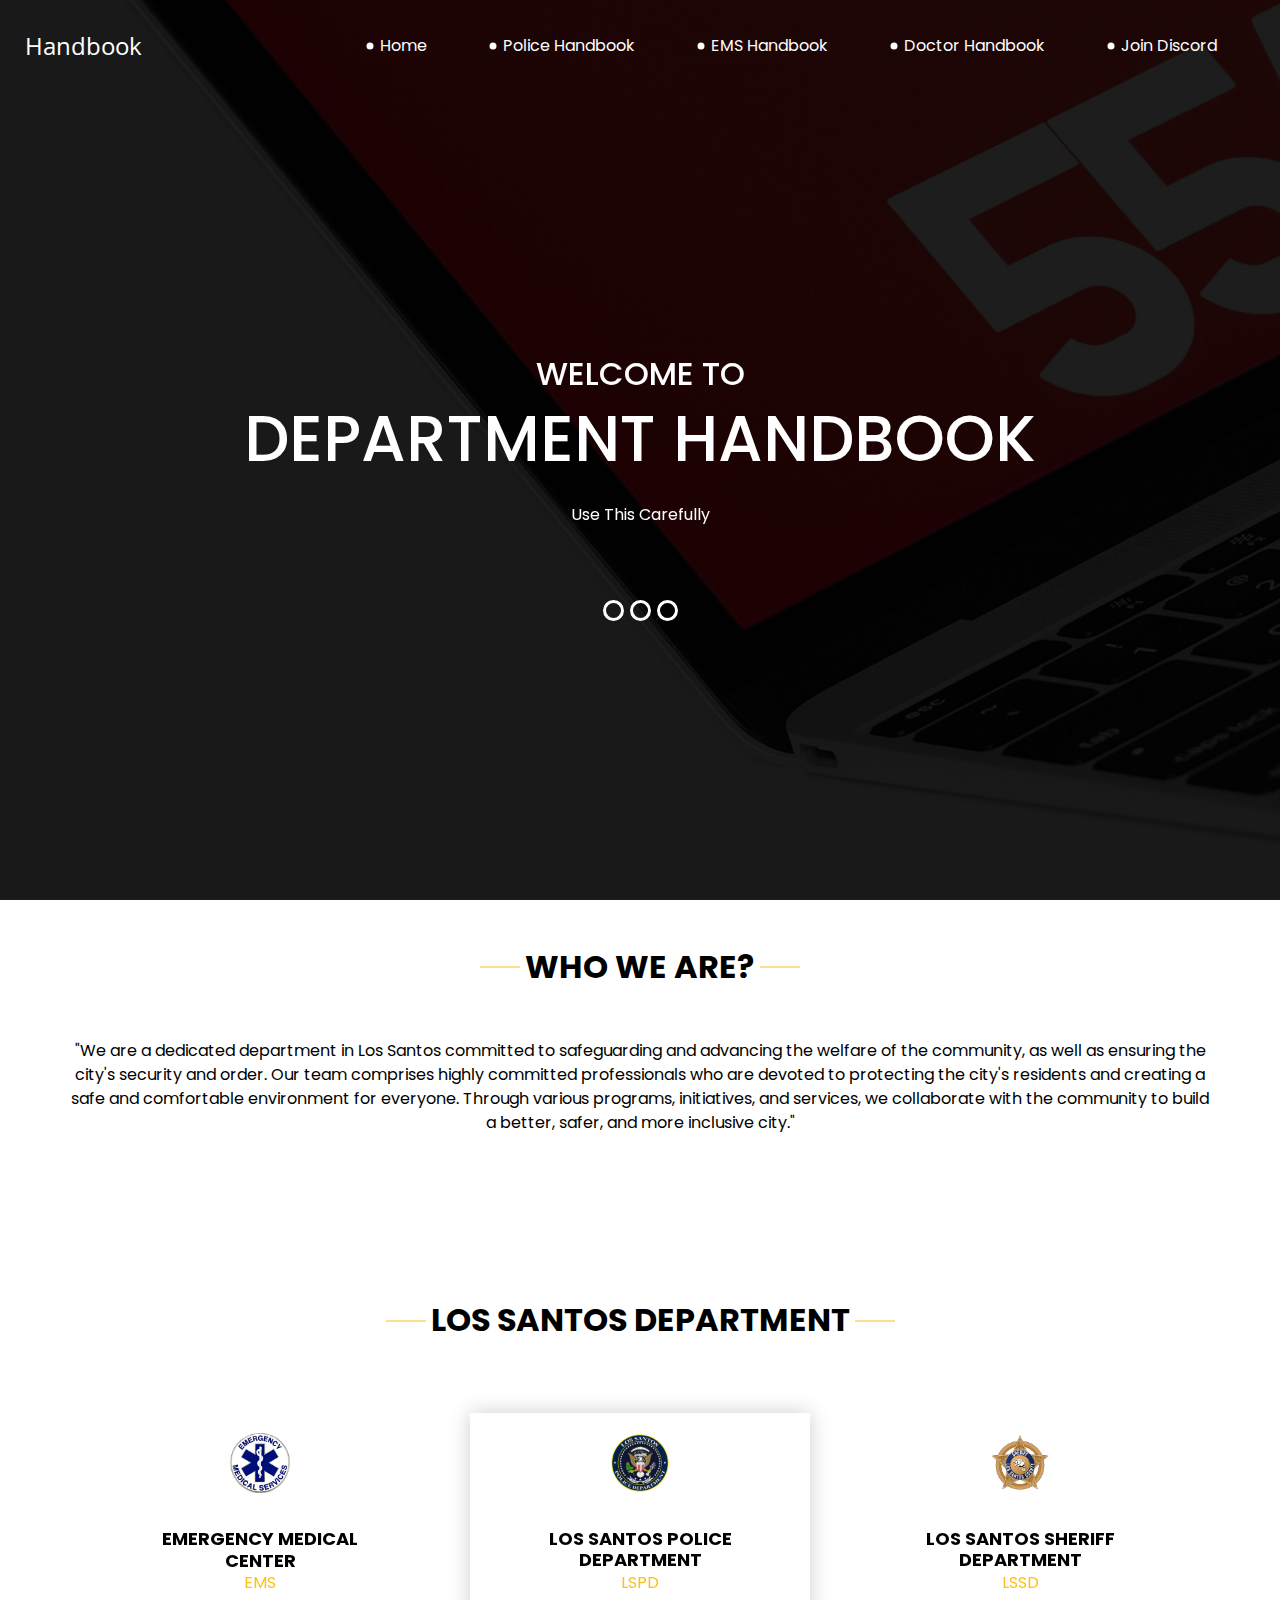
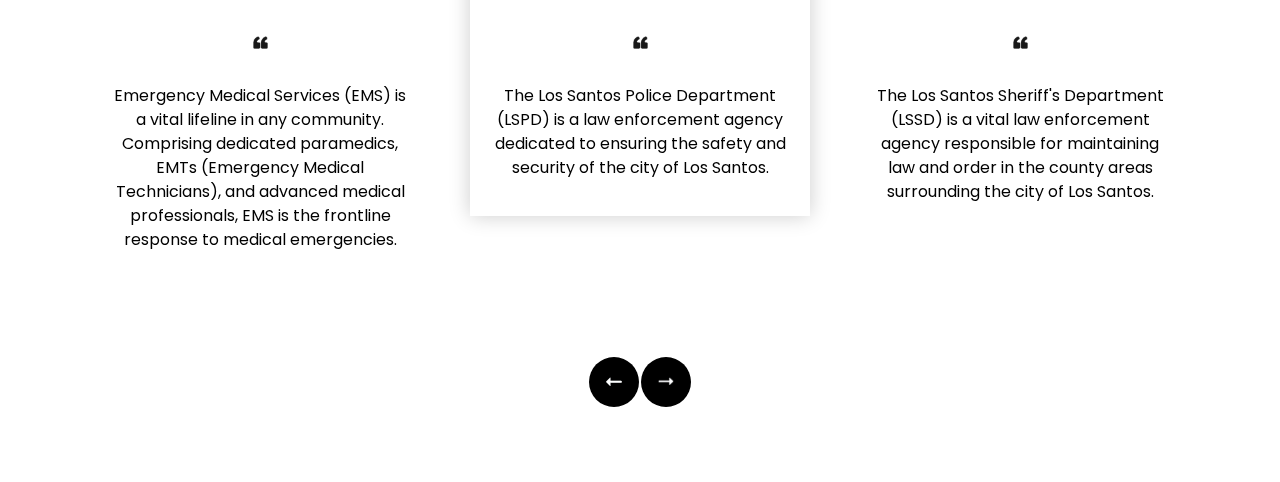
<file: index.html>
<!DOCTYPE html>
<html>

<head>
  <!-- Basic -->
  <meta charset="utf-8" />
  <meta http-equiv="X-UA-Compatible" content="IE=edge" />
  <!-- Mobile Metas -->
  <meta name="viewport" content="width=device-width, initial-scale=1, shrink-to-fit=no" />
  <!-- Site Metas -->
  <meta name="keywords" content="" />
  <meta name="description" content="" />
  <meta name="author" content="" />

  <title>Handbook</title>

  <!-- slider stylesheet -->
  <!-- slider stylesheet -->
  <link rel="stylesheet" type="text/css" href="https://cdnjs.cloudflare.com/ajax/libs/OwlCarousel2/2.3.4/assets/owl.carousel.min.css" />

  <!-- bootstrap core css -->
  <link rel="stylesheet" type="text/css" href="css/bootstrap.css" />

  <!-- fonts style -->
  <link href="https://fonts.googleapis.com/css?family=Open+Sans:400,700|Poppins:400,700&display=swap" rel="stylesheet">
  <!-- Custom styles for this template -->
  <link href="css/style.css" rel="stylesheet" />
  <!-- responsive style -->
  <link href="css/responsive.css" rel="stylesheet" />
</head>

<body>
  <div class="hero_area">
    <!-- header section strats -->
    <header class="header_section">
      <div class="container-fluid">
        <nav class="navbar navbar-expand-lg custom_nav-container pt-3">
          <a class="navbar-brand" href="index.html">
            <span>
              Handbook
            </span>
          </a>
          <button class="navbar-toggler" type="button" data-toggle="collapse" data-target="#navbarSupportedContent" aria-controls="navbarSupportedContent" aria-expanded="false" aria-label="Toggle navigation">
            <span class="navbar-toggler-icon"></span>
          </button>

          <div class="collapse navbar-collapse" id="navbarSupportedContent">
            <div class="d-flex ml-auto flex-column flex-lg-row align-items-center">
              <ul class="navbar-nav  ">
                <li class="nav-item active">
                  <a class="nav-link" href="index.html">Home <span class="sr-only">(current)</span></a>
                </li>
                <li class="nav-item">
                  <a class="nav-link" href="handbook.html"> Police Handbook </a>
                </li>
                <li class="nav-item">
                  <a class="nav-link" href="handbookems.html"> EMS Handbook </a>
                </li>
                <li class="nav-item">
                  <a class="nav-link" href="handbookdoctor.html"> Doctor Handbook </a>
                </li>
                <li class="nav-item">
                  <a class="nav-link" href="https://discord.gg/GTMRZypBpF"> Join Discord </a>
                </li>
              </ul>
            </div>
          </div>
        </nav>
      </div>
    </header>
    <!-- end header section -->
    <!-- slider section -->
    <section class=" slider_section position-relative">
      <div class="container">
        <div id="carouselExampleIndicators" class="carousel slide" data-ride="carousel">
          <ol class="carousel-indicators">
            <li data-target="#carouselExampleIndicators" data-slide-to="0" class="active"></li>
            <li data-target="#carouselExampleIndicators" data-slide-to="1"></li>
            <li data-target="#carouselExampleIndicators" data-slide-to="2"></li>
          </ol>
          <div class="carousel-inner">
            <div class="carousel-item active">
              <div class="row">
                <div class="col">
                  <div class="detail-box">
                    <div>
                      <h2>
                        welcome to

                      </h2>
                      <h1>
                        department handbook
                      </h1>
                      <p>
                        Use This Carefully
                      </p>
                      <!--<div class="">
                        <a href="https://discord.gg/GTMRZypBpF">
                          Click Here To Join Discord
                        </a>
                      </div>-->
                    </div>
                  </div>
                </div>
              </div>
            </div>
            <div class="carousel-item">
              <div class="row">
                <div class="col">
                  <div class="detail-box">
                    <div>
                      <h2>
                        welcome to

                      </h2>
                      <h1>
                        department handbook
                      </h1>
                      <p>
                        Hanya Untuk Kebutuhan Roleplay
                      </p>
                      <!-- <div class="">
                        <a href="">
                          Contact us
                        </a>
                      </div>-->
                    </div>
                  </div>
                </div>
              </div>
            </div>
            <div class="carousel-item">
              <div class="row">
                <div class="col">
                  <div class="detail-box">
                    <div>
                      <h2>
                        welcome to

                      </h2>
                      <h1>
                        department handbook
                      </h1>
                      <p>
                        Jangan Disalahgunakan
                      </p>
                      <!-- <div class="">
                        <a href="">
                          Contact us
                        </a>
                      </div>-->
                    </div>
                  </div>
                </div>
              </div>
            </div>
          </div>
        </div>

      </div>
    </section>
    <!-- end slider section -->
  </div>
  <br>
  <br>



  <!-- who section -->
  <section class="client_section">
    <div class="container">
        <div class="col-md-3">
          <!--<div class="img-box">
            <img src="images/who-img.jpg" alt="">
          </div>-->
        </div>

            <div class="heading_container">
              <h2>
                WHO WE ARE?
              </h2>
            </div>
            <center>
            <p>
              "We are a dedicated department in Los Santos committed to safeguarding and advancing the welfare of the community, as well as ensuring the city's security and order. Our team comprises highly committed professionals who are devoted to protecting the city's residents and creating a safe and comfortable environment for everyone. Through various programs, initiatives, and services, we collaborate with the community to build a better, safer, and more inclusive city."
            </p></center>
             <!--<div>
              <a href="">
                Read More
              </a>
            </div>-->

    </div>
  </section>

  <!-- end who section -->

  <!-- client section -->
  <section class="client_section">
    <div class="container">
      <div class="heading_container">
        <h2>
          LOS SANTOS DEPARTMENT
        </h2>
      </div>
      <div class="carousel-wrap ">
        <div class="owl-carousel">
          <div class="item">
            <div class="box">
              <div class="img-box">
                <img src="images/R_29.png" alt="">
              </div>
              <div class="detail-box">
                <h5>
                  Los Santos Police Department <br>
                  <span>
                    LSPD
                  </span>
                </h5>
                <img src="images/quote.png" alt="">
                <p>
                  The Los Santos Police Department (LSPD) is a law enforcement agency dedicated to ensuring the safety and security of the city of Los Santos.
                </p>
              </div>
            </div>
          </div>
          <div class="item">
            <div class="box">
              <div class="img-box">
                <img src="images/LSSD.webp" alt="">
              </div>
              <div class="detail-box">
                <h5>
                  Los Santos Sheriff Department <br>
                  <span>
                    LSSD
                  </span>
                </h5>
                <img src="images/quote.png" alt="">
                <p>
                  The Los Santos Sheriff's Department (LSSD) is a vital law enforcement agency responsible for maintaining law and order in the county areas surrounding the city of Los Santos. 
                </p>
              </div>
            </div>
          </div>
          <div class="item">
            <div class="box">
              <div class="img-box">
                <img src="images/SASP-SEALS.webp" alt="">
              </div>
              <div class="detail-box">
                <h5>
                  San Andreas State <br>Police <br>
                  <span>
                    SASP
                  </span>
                </h5>
                <img src="images/quote.png" alt="">
                <p>
                  The San Andreas State Police (SASP) is the primary law enforcement agency responsible for ensuring the safety and security of the entire San Andreas state.
                </p>
              </div>
            </div>
          </div>
          <div class="item">
            <div class="box">
              <div class="img-box">
                <img src="images/PillboxLogo1.webp" alt="">
              </div>
              <div class="detail-box">
                <h5>
                  Pillbox Hill Medical<br> Center <br>
                  <span>
                    PBM
                  </span>
                </h5>
                <img src="images/quote.png" alt="">
                <p>
                  Pillbox Hill Medical Center is a renowned healthcare facility located in the heart of the city. 
                  It stands as a beacon of medical excellence, offering a wide range of medical services and state-of-the-art treatments.
                </p>
              </div>
            </div>
          </div>
          <div class="item">
            <div class="box">
              <div class="img-box">
                <img src="images/EMS.png" alt="">
              </div>
              <div class="detail-box">
                <h5>
                  Emergency Medical <br>Center <br>
                  <span>
                    EMS
                  </span>
                </h5>
                <img src="images/quote.png" alt="">
                <p>
                  Emergency Medical Services (EMS) is a vital lifeline in any community. 
                  Comprising dedicated paramedics, EMTs (Emergency Medical Technicians), and advanced medical professionals, EMS is the frontline response to medical emergencies.  
                </p>
              </div>
            </div>
          </div>
        </div>
      </div>
    </div>
  </section>

  <!-- end client section -->


  <!-- footer section -->
  <!--<section class="container-fluid footer_section">
    <p>
      &copy; 2020 All Rights Reserved By
      <a href="https://html.design/">Free Html Templates</a>
    </p>
  </section>-->
  <!-- footer section -->

  <script type="text/javascript" src="js/jquery-3.4.1.min.js"></script>
  <script type="text/javascript" src="js/bootstrap.js"></script>
  <script type="text/javascript" src="https://cdnjs.cloudflare.com/ajax/libs/OwlCarousel2/2.3.4/owl.carousel.min.js">
  </script>
  <!-- owl carousel script 
    -->
  <script type="text/javascript">
    $(".owl-carousel").owlCarousel({
      loop: true,
      margin: 0,
      navText: [],
      center: true,
      autoplay: true,
      autoplayHoverPause: true,
      responsive: {
        0: {
          items: 1
        },
        1000: {
          items: 3
        }
      }
    });
  </script>
  <!-- end owl carousel script -->

</body>

</html>
</file>
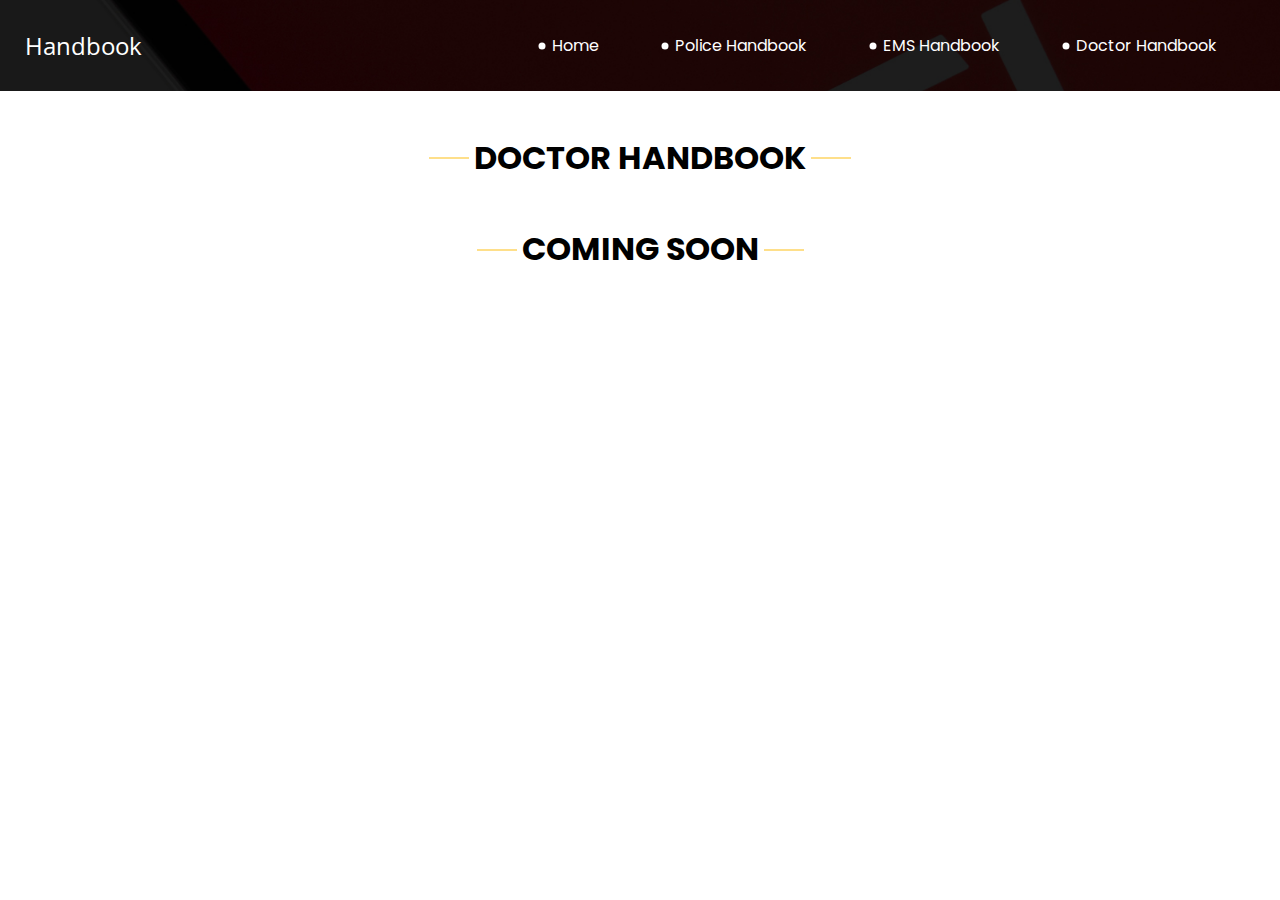
<file: discord.html>
<!DOCTYPE html>
<html>

<head>
  <!-- Basic -->
  <meta charset="utf-8" />
  <meta http-equiv="X-UA-Compatible" content="IE=edge" />
  <!-- Mobile Metas -->
  <meta name="viewport" content="width=device-width, initial-scale=1, shrink-to-fit=no" />
  <!-- Site Metas -->
  <meta name="keywords" content="" />
  <meta name="description" content="" />
  <meta name="author" content="" />

  <title>Handbook</title>

  <!-- slider stylesheet -->
  <!-- slider stylesheet -->
  <link rel="stylesheet" type="text/css" href="https://cdnjs.cloudflare.com/ajax/libs/OwlCarousel2/2.3.4/assets/owl.carousel.min.css" />

  <!-- bootstrap core css -->
  <link rel="stylesheet" type="text/css" href="css/bootstrap.css" />

  <!-- fonts style -->
  <link href="https://fonts.googleapis.com/css?family=Open+Sans:400,700|Poppins:400,700&display=swap" rel="stylesheet">
  <!-- Custom styles for this template -->
  <link href="css/style.css" rel="stylesheet" />
  <!-- responsive style -->
  <link href="css/responsive.css" rel="stylesheet" />
</head>

<body class="sub_page">
  <div class="hero_area">
    <!-- header section strats -->
    <header class="header_section">
      <div class="container-fluid">
        <nav class="navbar navbar-expand-lg custom_nav-container pt-3">
          <a class="navbar-brand" href="index.html">
            <span>
              Handbook
            </span>
          </a>
          <button class="navbar-toggler" type="button" data-toggle="collapse" data-target="#navbarSupportedContent" aria-controls="navbarSupportedContent" aria-expanded="false" aria-label="Toggle navigation">
            <span class="navbar-toggler-icon"></span>
          </button>

          <div class="collapse navbar-collapse" id="navbarSupportedContent">
            <div class="d-flex ml-auto flex-column flex-lg-row align-items-center">
              <ul class="navbar-nav  ">
                <li class="nav-item active">
                  <a class="nav-link" href="index.html">Home <span class="sr-only">(current)</span></a>
                </li>
                <li class="nav-item">
                  <a class="nav-link" href="handbook.html"> Police Handbook </a>
                </li>
                <li class="nav-item">
                  <a class="nav-link" href="handbookems.html"> EMS Handbook </a>
                </li>
                <li class="nav-item">
                  <a class="nav-link" href="handbookdoctor.html"> Doctor Handbook </a>
                </li>
              </ul>
            </div>
          </div>
        </nav>
      </div>
    </header>
    <!-- end header section -->
  </div>


  <!-- who section -->

<br><br>
<section class="client_section">
  <div class="container">
      <div class="col-md-3">
        <!--<div class="img-box">
          <img src="images/who-img.jpg" alt="">
        </div>-->
      </div>

          <div class="heading_container">
            <h2>
              DOCTOR HANDBOOK
            </h2>
          </div>
          <!--<center>
          <p>
            TEXT HERE DUDE ---
          </p><br>
          <h1>
            COMING SOON
          </h1><br>-->
          <div class="heading_container">
            <h2>
              COMING SOON
            </h2>
          </div>

  </div>
</section>

  <!-- end who section -->


  <!-- footer section -->
  <!--<section class="container-fluid footer_section">
    <p>
      &copy; 2020 All Rights Reserved By
      <a href="https://html.design/">Free Html Templates</a>
    </p>
  </section>-->
  <!-- footer section -->

  <script type="text/javascript" src="js/jquery-3.4.1.min.js"></script>
  <script type="text/javascript" src="js/bootstrap.js"></script>
  <script type="text/javascript" src="https://cdnjs.cloudflare.com/ajax/libs/OwlCarousel2/2.3.4/owl.carousel.min.js">
  </script>
  <!-- owl carousel script 
    -->
  <script type="text/javascript">
    $(".owl-carousel").owlCarousel({
      loop: true,
      margin: 0,
      navText: [],
      center: true,
      autoplay: true,
      autoplayHoverPause: true,
      responsive: {
        0: {
          items: 1
        },
        1000: {
          items: 3
        }
      }
    });
  </script>
  <!-- end owl carousel script -->

</body>

</html>
</file>
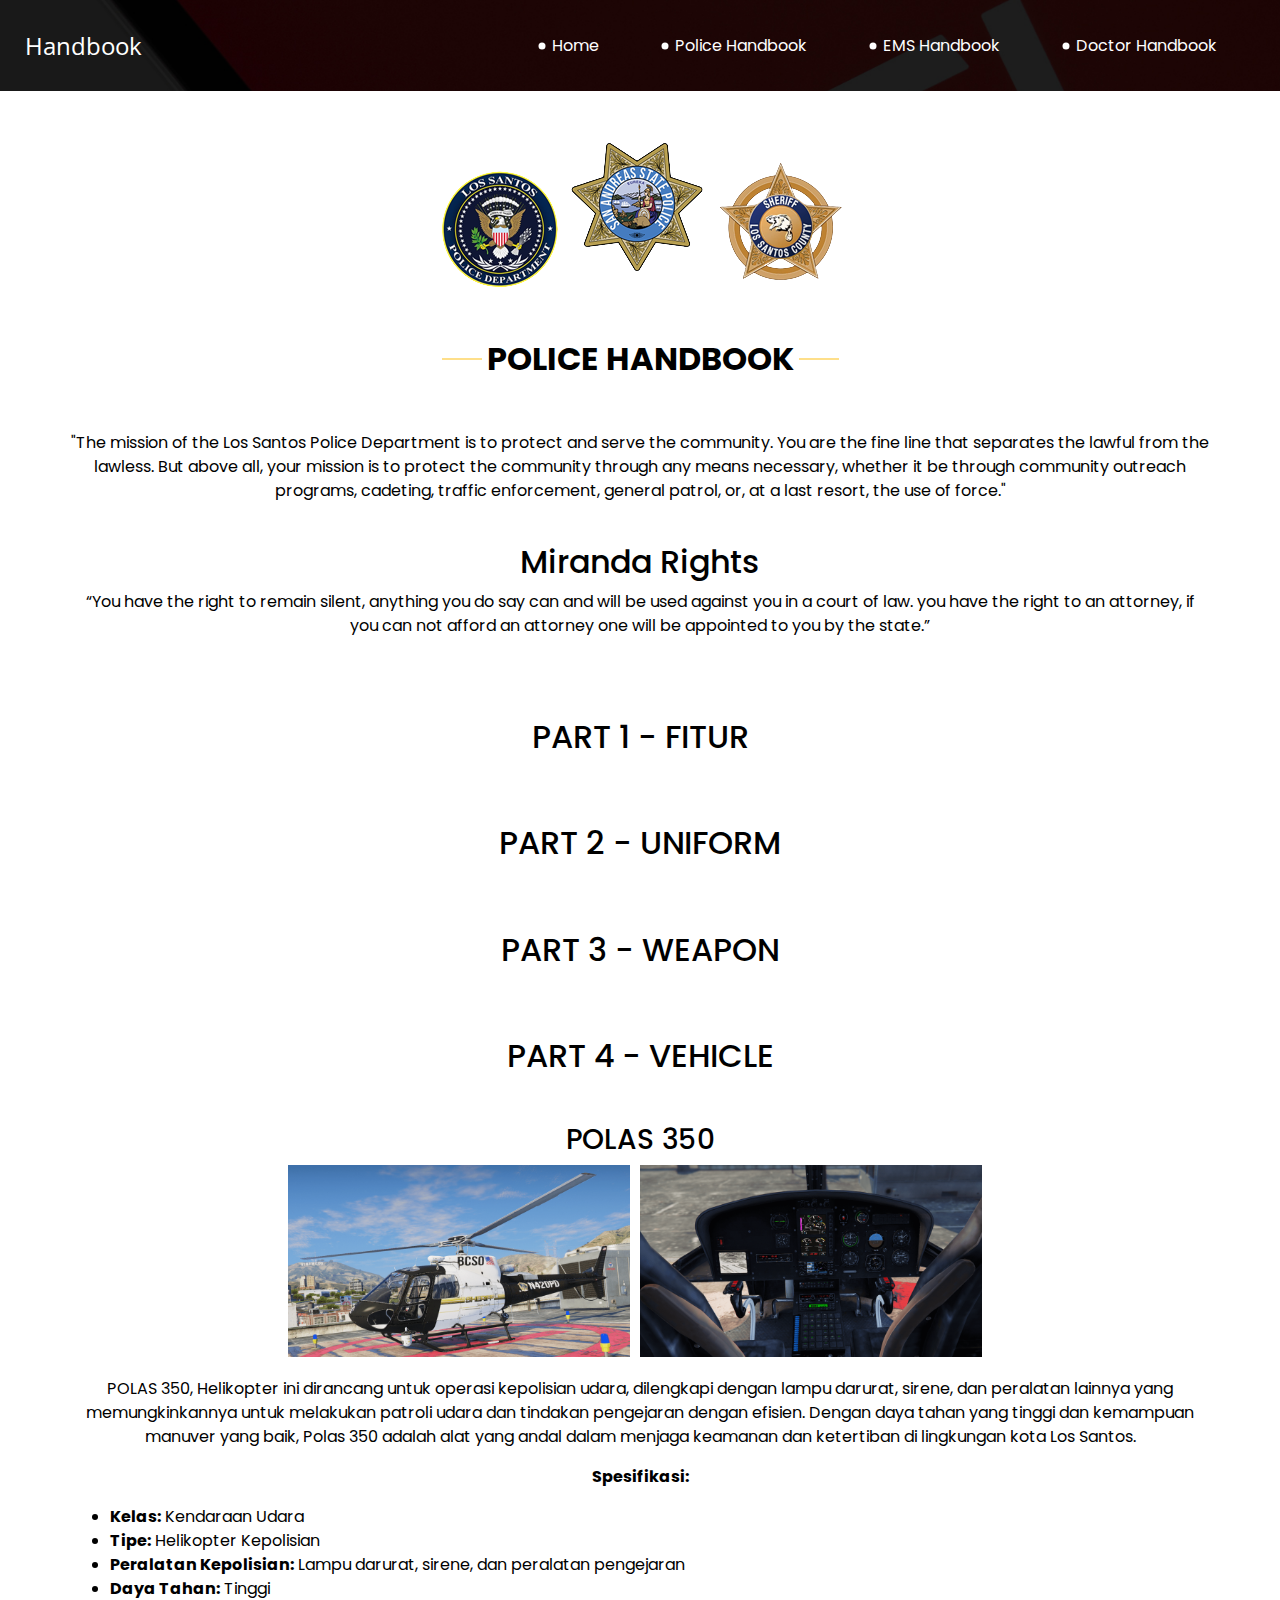
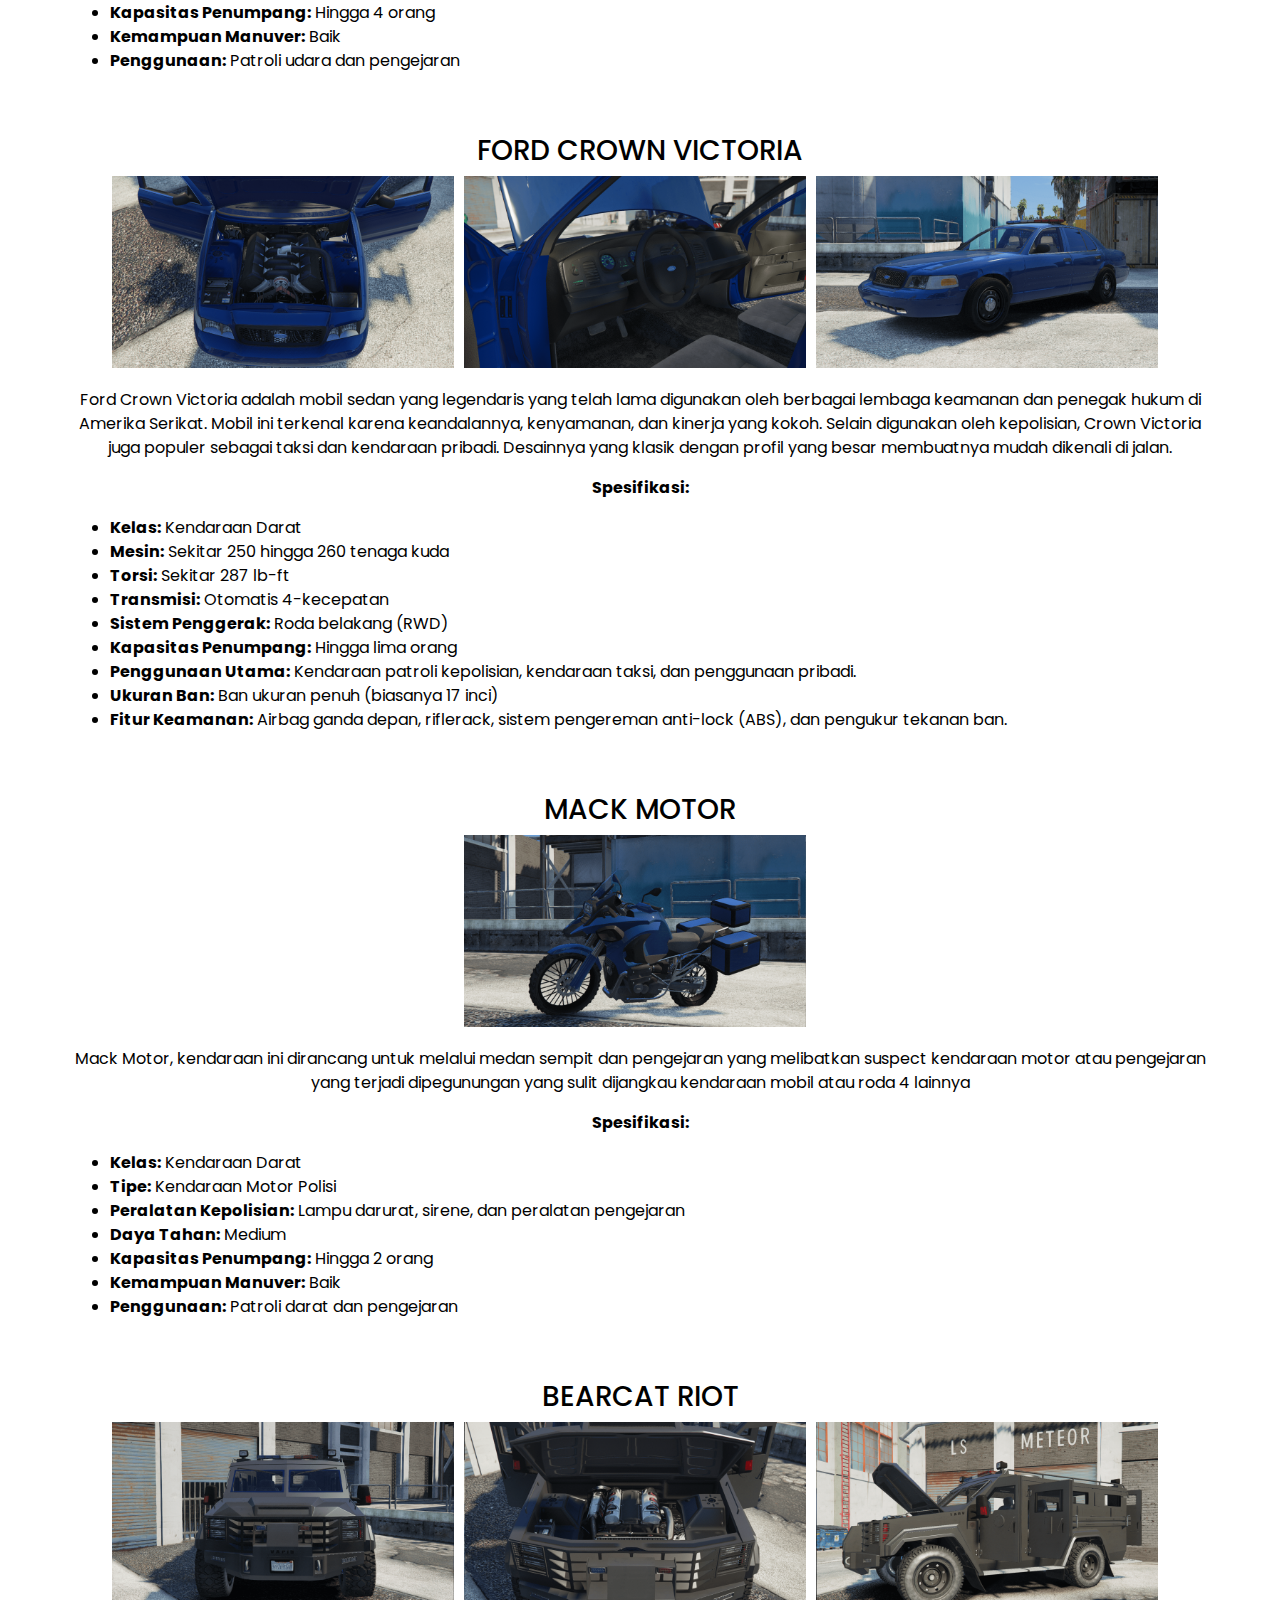
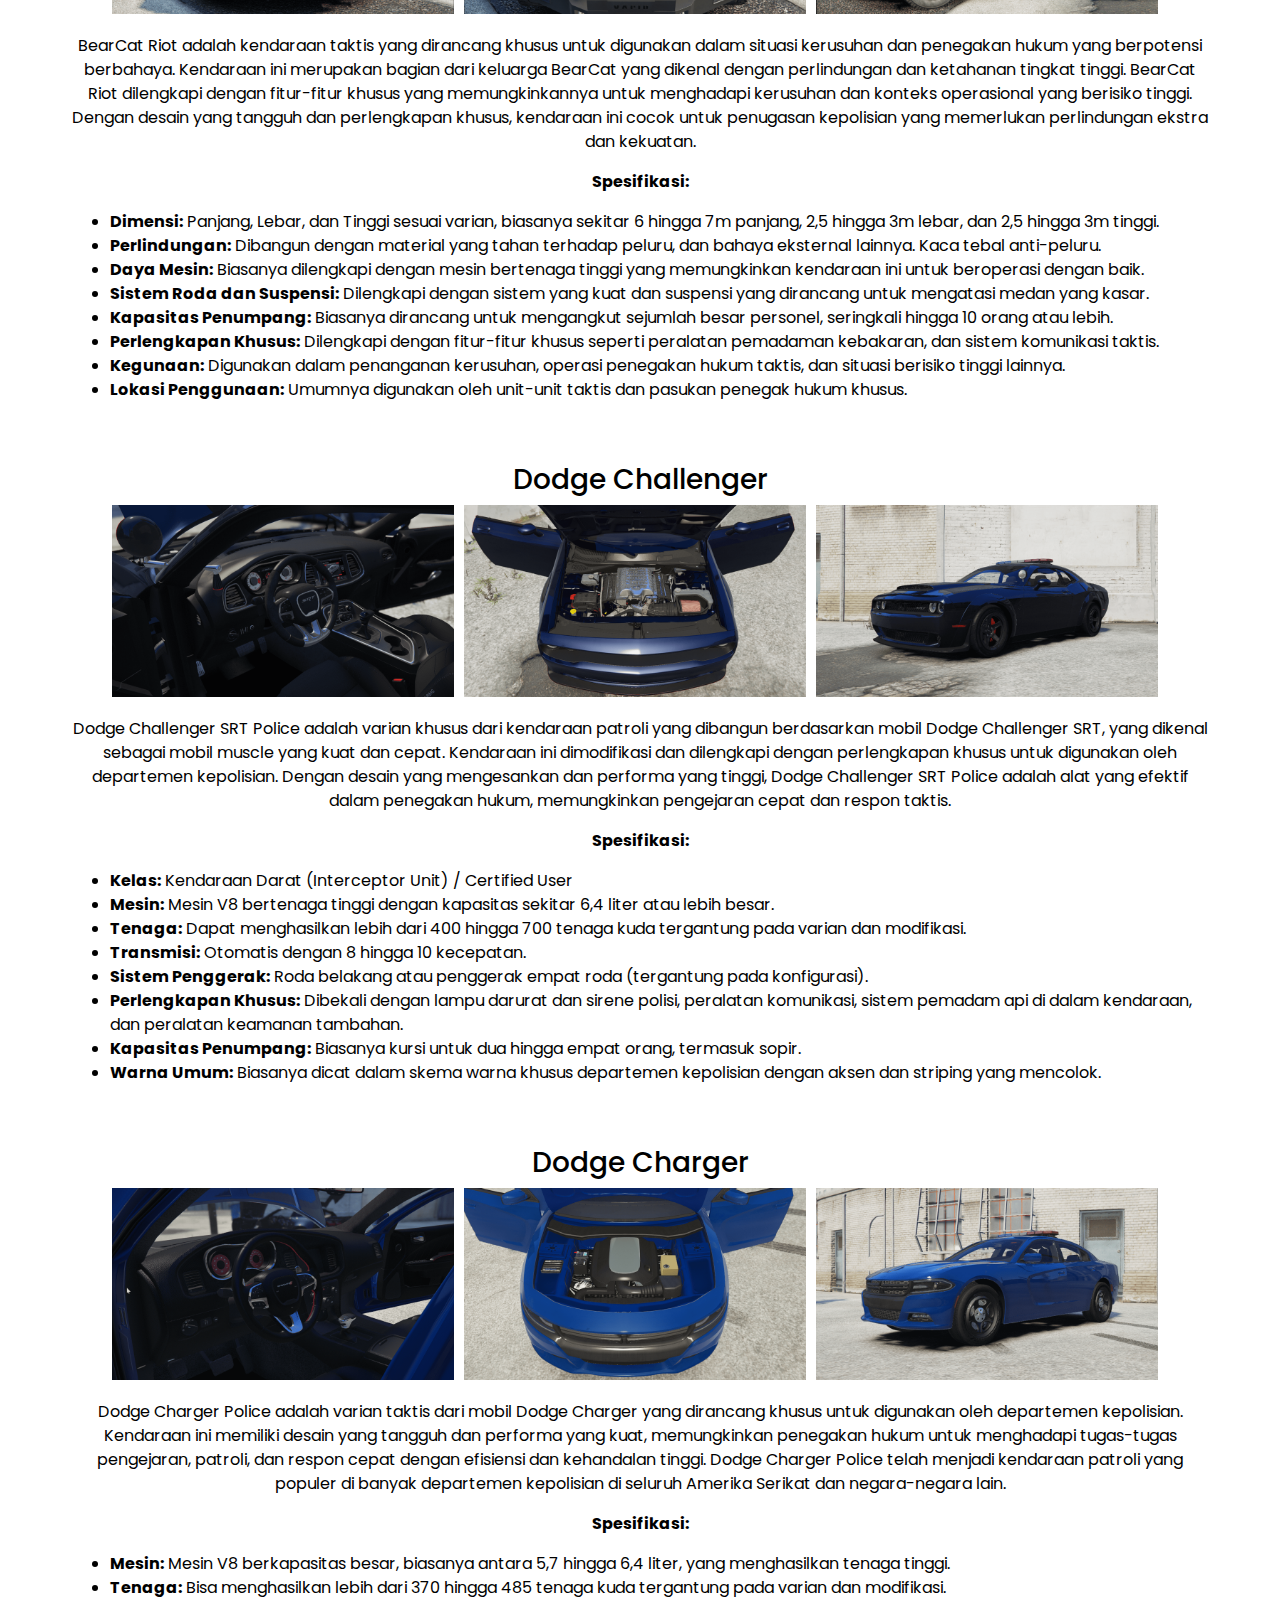
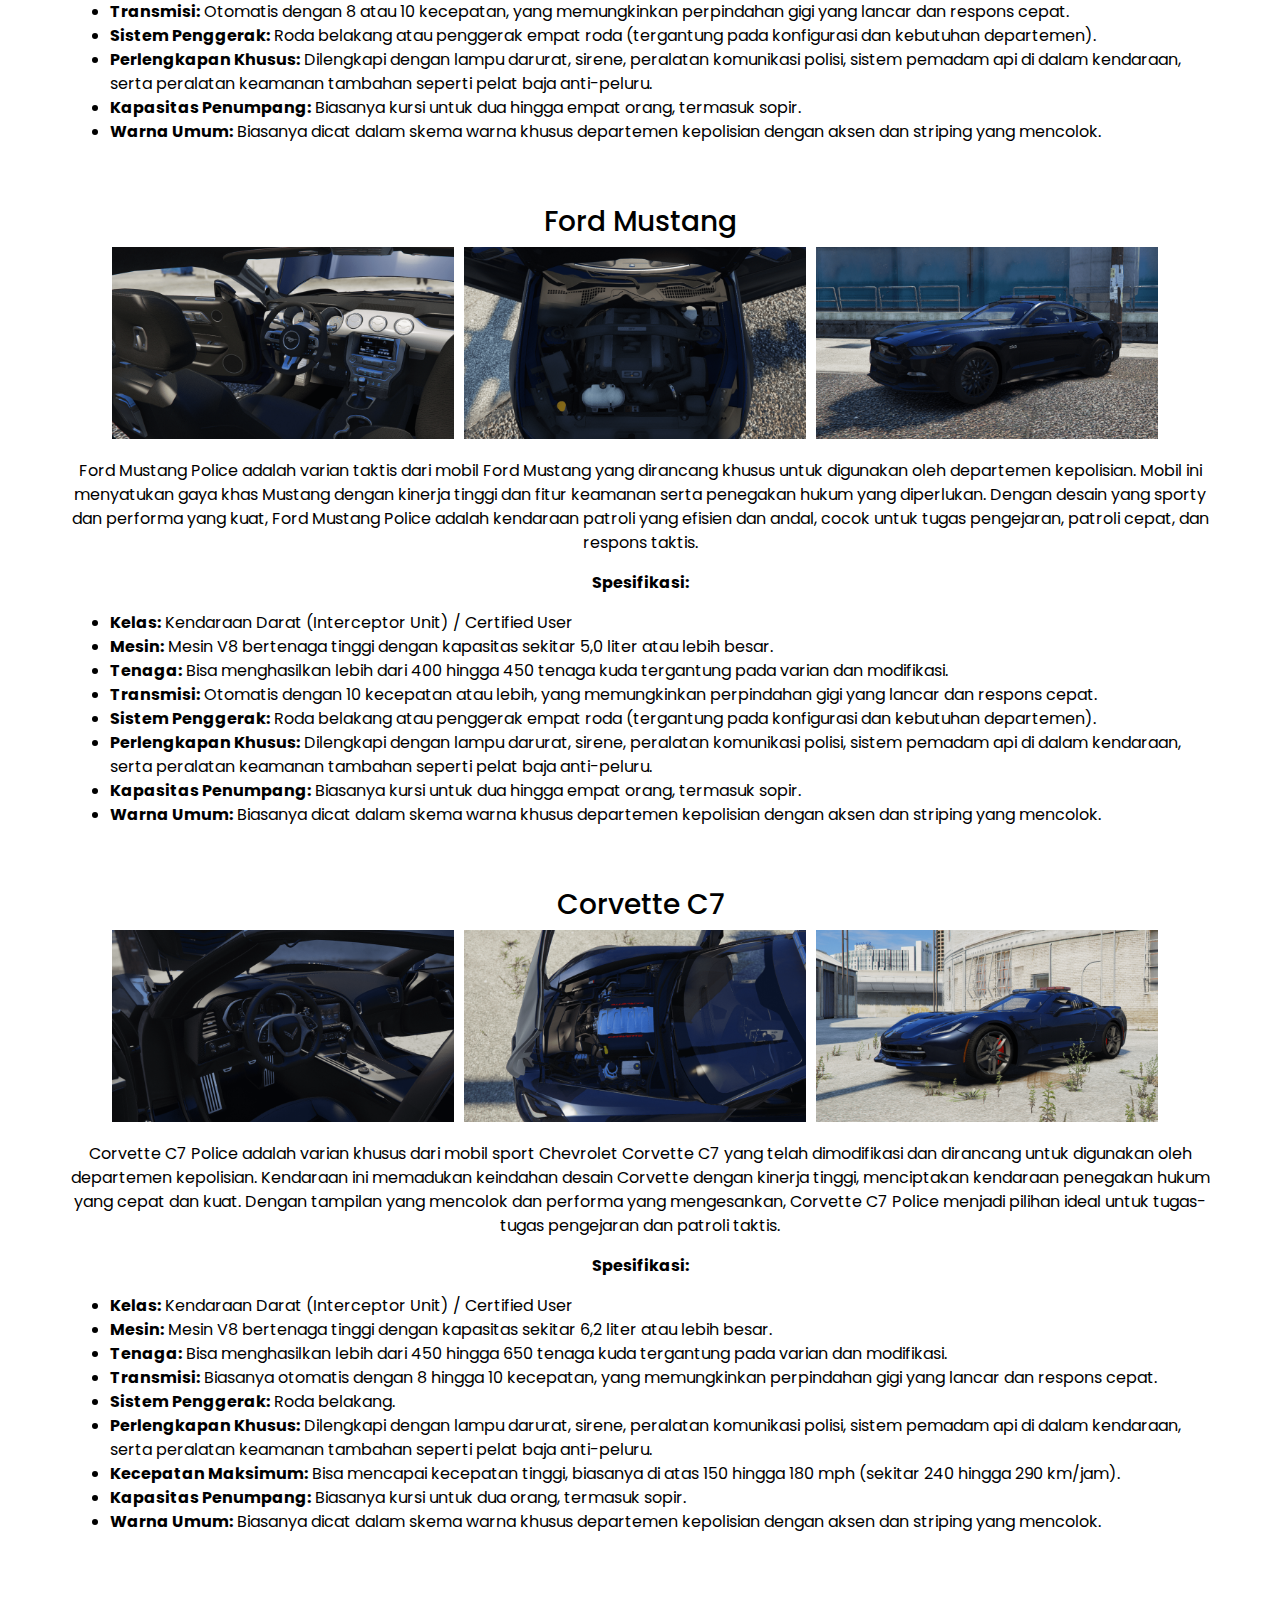
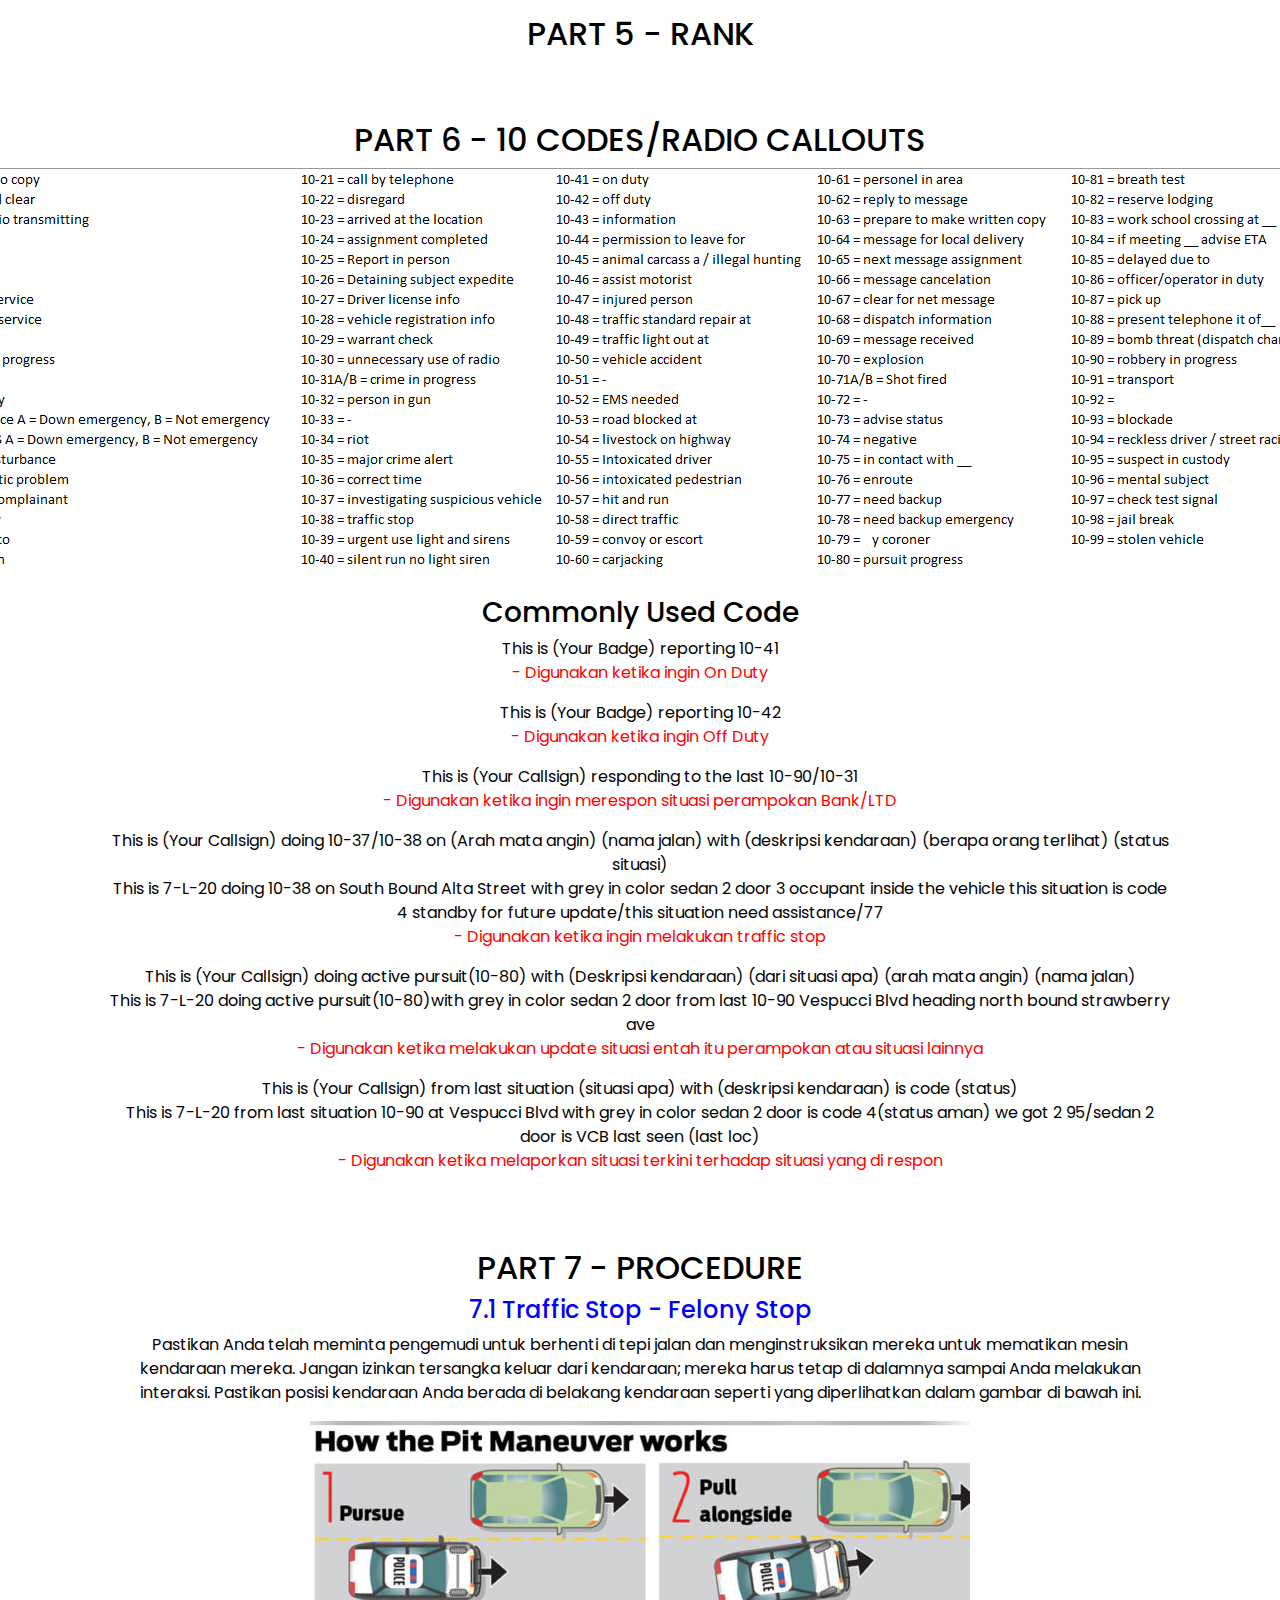
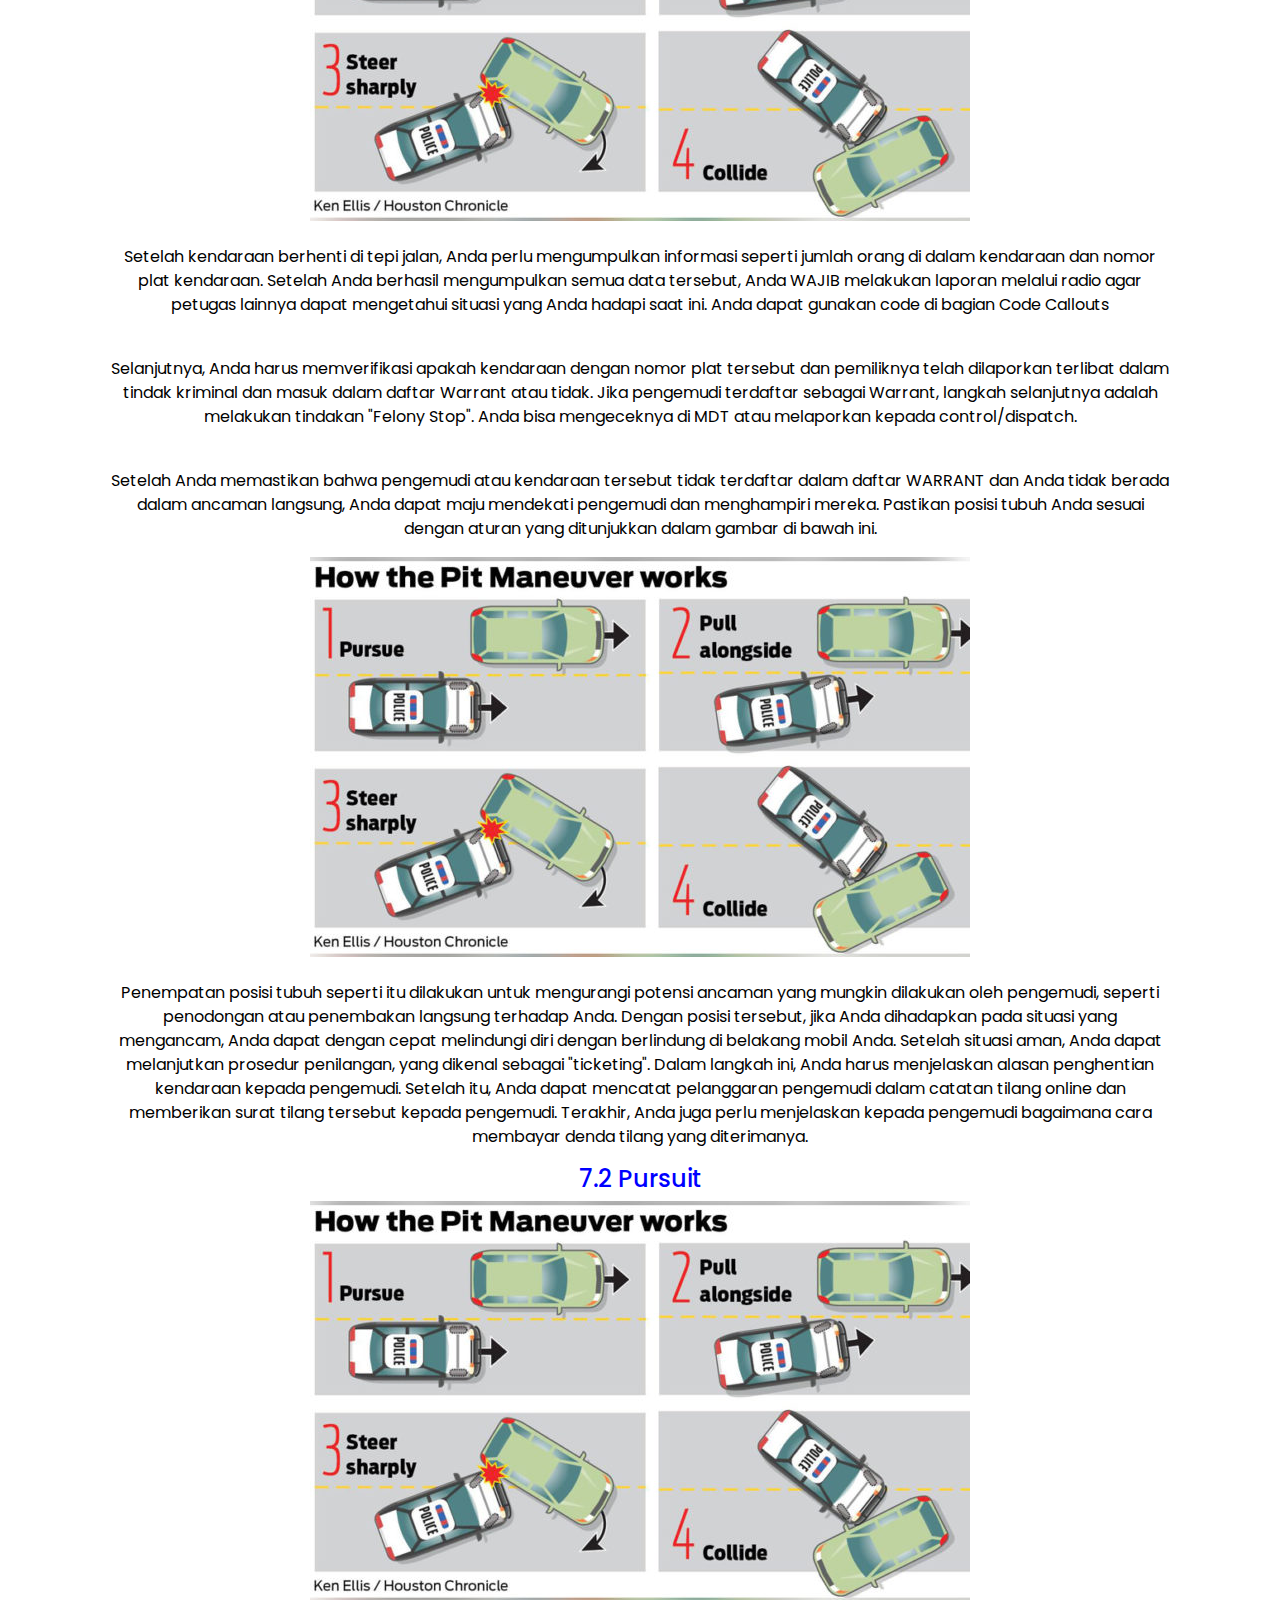
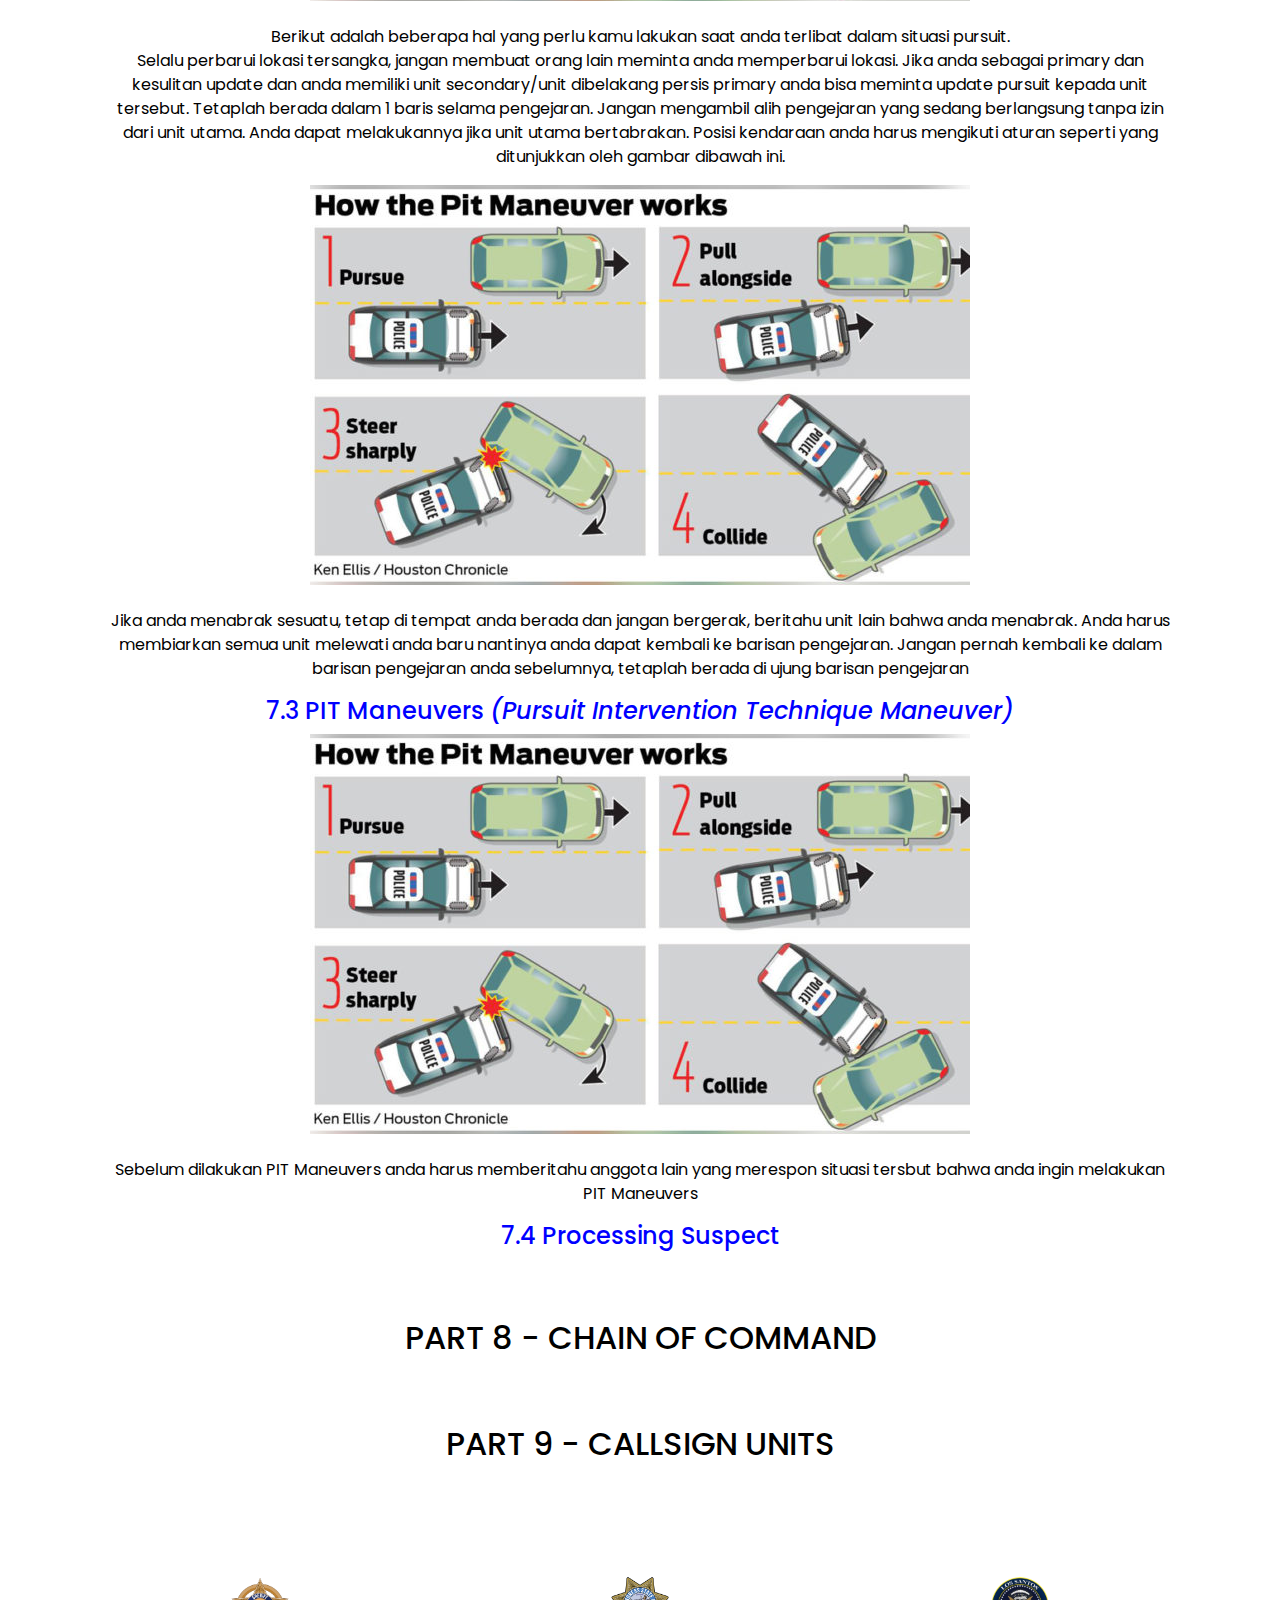
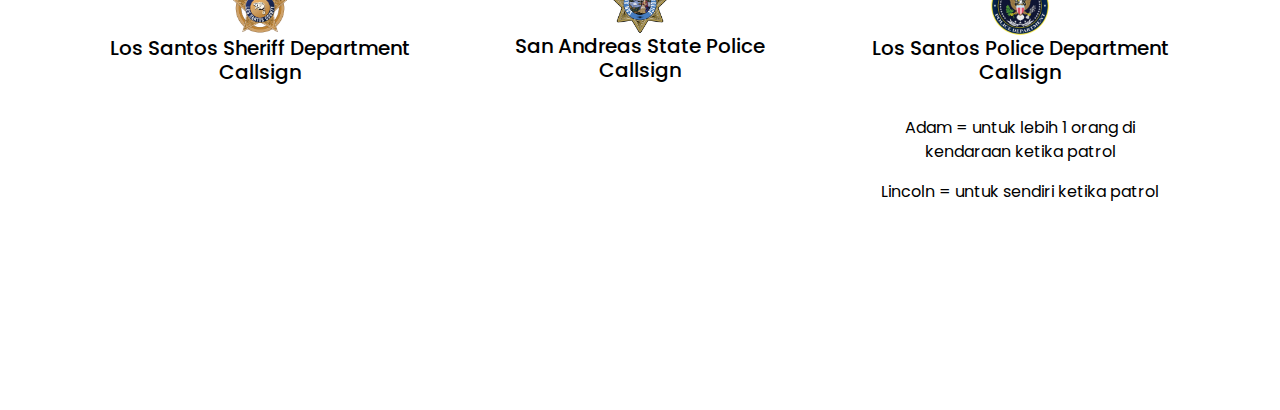
<file: handbook.html>
<!DOCTYPE html>
<html>

<head>
  <!-- Basic -->
  <meta charset="utf-8" />
  <meta http-equiv="X-UA-Compatible" content="IE=edge" />
  <!-- Mobile Metas -->
  <meta name="viewport" content="width=device-width, initial-scale=1, shrink-to-fit=no" />
  <!-- Site Metas -->
  <meta name="keywords" content="" />
  <meta name="description" content="" />
  <meta name="author" content="" />

  <title>Handbook</title>

  <!-- slider stylesheet -->
  <!-- slider stylesheet -->
  <link rel="stylesheet" type="text/css" href="https://cdnjs.cloudflare.com/ajax/libs/OwlCarousel2/2.3.4/assets/owl.carousel.min.css" />

  <!-- bootstrap core css -->
  <link rel="stylesheet" type="text/css" href="css/bootstrap.css" />
  

  <!-- fonts style -->
  <link href="https://fonts.googleapis.com/css?family=Open+Sans:400,700|Poppins:400,700&display=swap" rel="stylesheet">
  <!-- Custom styles for this template -->
  <link href="css/style.css" rel="stylesheet" />
  <!-- responsive style -->
  <link href="css/responsive.css" rel="stylesheet" />
</head>

<body class="sub_page">
  <div class="hero_area">
    <!-- header section strats -->
    <header class="header_section">
      <div class="container-fluid">
        <nav class="navbar navbar-expand-lg custom_nav-container pt-3">
          <a class="navbar-brand" href="index.html">
            <span>
              Handbook
            </span>
          </a>
          <button class="navbar-toggler" type="button" data-toggle="collapse" data-target="#navbarSupportedContent" aria-controls="navbarSupportedContent" aria-expanded="false" aria-label="Toggle navigation">
            <span class="navbar-toggler-icon"></span>
          </button>

          <div class="collapse navbar-collapse" id="navbarSupportedContent">
            <div class="d-flex ml-auto flex-column flex-lg-row align-items-center">
              <ul class="navbar-nav  ">
                <li class="nav-item active">
                  <a class="nav-link" href="index.html">Home <span class="sr-only">(current)</span></a>
                </li>
                <li class="nav-item">
                  <a class="nav-link" href="handbook.html"> Police Handbook </a>
                </li>
                
                <li class="nav-item">
                  <a class="nav-link" href="handbookems.html"> EMS Handbook </a>
                </li>
                <li class="nav-item">
                  <a class="nav-link" href="handbookdoctor.html"> Doctor Handbook </a>
                </li>
              </ul>
            </div>
          </div>
        </nav>
      </div>
    </header>
    <!-- end header section -->
  </div>
  <!-- who section -->

<br><br>
  <section class="client_section">
    <div class="container">
            <div class="heading_container">
              <div class="img-box">
                <img src="images/ALLDEPT-removebg-preview-removebg-preview.png" alt="">
              </div>
              <br><br>
              <h2>
                POLICE HANDBOOK
              </h2>
            </div>
            <center>
            <p>
              "The mission of the Los Santos Police Department​ is to protect and serve the community. You
              are the fine line that separates the lawful from the lawless. But above all, your mission is to
              protect the community through any means necessary, whether it be through community
              outreach programs, cadeting, traffic enforcement, general patrol, or, at a last resort, the use of
              force."<br><br>
              <h2>Miranda Rights</h2>
              “You have the right to remain silent, anything you do say can and will be used against you in a court of law. you have the right to an attorney, 
              if you can not afford an attorney one will be appointed to you by the state.”
            </p><br></center>
            <div class="box b-1">
              <h2 id="part1">PART 1 - FITUR</h2>
            </div>
            
            <!--<p>
              10-1 = Unable to copy <br>
              10-2 = loud and clear <br>
              10-3 = stop radio transmitting <br>
              10-4 = OK / Roger <br>
              10-5 = Relay <br>
              10-6 = Busy<br>
              10-7 = Out of service <br>
              10-8 = back on service <br>
              10-9 = repeat <br>
              10-10 = fight in progress <br>
              10-11 = - <br>
              10-12 = Standby <br>
              10-13 = for police A = Down emergency, B = Not emergency <br>
              10-14 = for EMS A = Down emergency, B = Not emergency <br>
              10-15 = civil disturbance<br>
              10-16 = Domestic problem<br>
              10-17 = meet complainant<br>
              10-18 = Quickly <br>
              10-19 = return to<br>
              10-20 = location <br>
              10-21 = call by telephone<br>
              10-22 = disregard<br>
              10-23 = arrived at the location <br>
              10-24 = assignment completed<br>
              10-25 = Report in person <br>
              10-26 = Detaining subject expedite<br>
              10-27 = Driver license info<br>
              10-28 = vehicle registration info<br>
              10-29 = warrant check<br>
              10-30 = unnecessary use of radio<br>
              10-31A/B = crime in progress <br>
              10-32 = person in gun <br>
              10-33 = -<br>
              10-34 = riot<br>
              10-35 = major crime alert<br>
              10-36 = correct time<br>
              10-37 = investigating suspicious vehicle<br>
              10-38 = traffic stop <br>
              10-39 = urgent use light and sirens<br>
              10-40 = silent run no light siren<br>
              10-41 = on duty <br>
              10-42 = off duty <br>
              10-43 = information<br>
              10-44 = permission to leave for<br>
              10-45 = animal carcass a / illegal hunting <br>
              10-46 = assist motorist<br>
              10-47 = injured person <br>
              10-48 = traffic standard repair at<br>
              10-49 = traffic light out at<br>
              10-50 = vehicle accident / Explosion<br>
              10-51 = -<br>
              10-52 = EMS needed <br>
              10-53 = road blocked at<br>
              10-54 = livestock on highway<br>
              10-55 = Intoxicated driver<br>
              10-56 = intoxicated pedestrian<br>
              10-57 = hit and run<br>
              10-58 = direct traffic<br>
              10-59 = convoy or escort<br>
              10-60 = carjacking <br>

              10-61 = personel in area<br>
              10-62 = reply to message<br>
              10-63 = prepare to make written copy<br>
              10-64 = message for local delivery<br>
              10-65 = next message assignment<br>
              10-66 = message cancelation<br>
              10-67 = clear for net message<br>
              10-68 = dispatch information<br>
              10-69 = message received<br>
              10-70 = explosion NOTIF<br>
              10-71A/B = Shot fired <br>
              10-72 = -<br>
              10-73 = advise status<br>
              10-74 = negative<br>
              10-75 = in contact with __<br>
              10-76 = enroute <br>
              10-77 = need backup <br>
              10-78 = need backup emergency <br>
              10-79 = NOTIFy coroner<br>
              10-80 = pursuit progress <br>
              10-81 = breath test<br>
              10-82 = reserve lodging <br>
              10-83 = work school crossing at __<br>
              10-84 = if meeting __ advise ETA<br>
              10-85 = delayed due to<br>
              10-86 = officer/operator in duty <br>
              10-87 = pick up<br>
              10-88 = present telephone it of__<br>
              10-89 = bomb threat <br>
              10-90 = robbery in progress <br>
              10-91 = transport <br>
              10-92 = <br>
              10-93 = blockade<br>
              10-94 = reckless driver / street racing in progress <br>
              10-95 = suspect in custody <br>
              10-96 = mental subject<br>
              10-97 = check test signal<br>
              10-98 = jail break <br>
              10-99 = stolen vehicle <br>

            </p>-->
            <div class="box b-1">
              <h2 id="part2">PART 2 - UNIFORM</h2>
            </div>
            <div class="box b-1">
              <h2 id="part3">PART 3 - WEAPON</h2>
            </div>
            <div class="box b-1">
              <h2 id="part4">PART 4 - VEHICLE</h2>
            </div>
            <center><h3>POLAS 350</h3></center>
            <div class="heading_container">
              <div class="box-pic b-1">
                <img src="images/POLAS3501.png" alt="" style="width: 30%;">
                <img src="images/POLAS3502.png" alt="" style="width: 30%;">
              </div>
              <div class="content">
                <center><p>POLAS 350, Helikopter ini dirancang untuk operasi kepolisian udara, dilengkapi dengan lampu darurat, sirene, 
                  dan peralatan lainnya yang memungkinkannya untuk melakukan patroli udara dan tindakan pengejaran dengan efisien. 
                  Dengan daya tahan yang tinggi dan kemampuan manuver yang baik, Polas 350 adalah alat yang andal dalam menjaga keamanan dan ketertiban di lingkungan kota Los Santos.</p>
                  <p><strong>Spesifikasi:</strong></p></center>
                  
                  <ul class="spec-list">
                    
                    <li><strong>Kelas:</strong> Kendaraan Udara</li>
                    <li><strong>Tipe:</strong> Helikopter Kepolisian</li>
                    <li><strong>Peralatan Kepolisian:</strong> Lampu darurat, sirene, dan peralatan pengejaran</li>
                    <li><strong>Daya Tahan:</strong> Tinggi</li>
                    <li><strong>Kapasitas Penumpang:</strong> Hingga 4 orang</li>
                    <li><strong>Kemampuan Manuver:</strong> Baik</li>
                    <li><strong>Penggunaan:</strong> Patroli udara dan pengejaran</li>
                  </ul>              
                </div>
            </div>
            <center><h3>FORD CROWN VICTORIA</h3></center>
            <div class="heading_container">
              <div class="box-pic b-1">
                <img src="images/vic.png" alt="" style="width: 30%;">
                <img src="images/vic2.png" alt="" style="width: 30%;">
                <img src="images/vic3.png" alt="" style="width: 30%;">
              </div>
              <div class="content">
                <center><p>Ford Crown Victoria adalah mobil sedan yang legendaris yang telah lama digunakan oleh berbagai lembaga keamanan dan penegak hukum di Amerika Serikat. 
                  Mobil ini terkenal karena keandalannya, kenyamanan, dan kinerja yang kokoh. 
                  Selain digunakan oleh kepolisian, Crown Victoria juga populer sebagai taksi dan kendaraan pribadi. Desainnya yang klasik dengan profil yang besar membuatnya mudah dikenali di jalan.</p>
                  <p><strong>Spesifikasi:</strong></p></center>
                  <ul class="spec-list">
                    <li><strong>Kelas:</strong> Kendaraan Darat <br></li>
                    <li><strong>Mesin:</strong>  Sekitar 250 hingga 260 tenaga kuda <br></li>
                    <li><strong>Torsi:</strong> Sekitar 287 lb-ft <br></li>
                    <li><strong>Transmisi:</strong> Otomatis 4-kecepatan <br></li>
                    <li><strong>Sistem Penggerak:</strong> Roda belakang (RWD) <br></li>
                    <li><strong>Kapasitas Penumpang:</strong> Hingga lima orang <br></li>
                    <li><strong>Penggunaan Utama:</strong> Kendaraan patroli kepolisian, kendaraan taksi, dan penggunaan pribadi. <br></li>
                    <li><strong>Ukuran Ban:</strong> Ban ukuran penuh (biasanya 17 inci) <br></li>
                    <li><strong>Fitur Keamanan:</strong> Airbag ganda depan, riflerack, sistem pengereman anti-lock (ABS), dan pengukur tekanan ban. <br></li>
                  </ul>             
                </div>
            </div>
            <center><h3>MACK MOTOR</h3></center>
            <div class="heading_container">
              <div class="box-pic b-1">
                <img src="images/MM.png" alt="" style="width: 30%;">
              </div>
              <div class="content">
                <center><p>
                  Mack Motor, kendaraan ini dirancang untuk melalui medan sempit dan pengejaran yang melibatkan suspect kendaraan motor atau pengejaran yang terjadi dipegunungan yang 
                sulit dijangkau kendaraan mobil atau roda 4 lainnya</p>
                  <p><strong>Spesifikasi:</strong></p></center>
                  
                  <ul class="spec-list">
                    
                    <li><strong>Kelas:</strong> Kendaraan Darat</li>
                    <li><strong>Tipe:</strong> Kendaraan Motor Polisi</li>
                    <li><strong>Peralatan Kepolisian:</strong> Lampu darurat, sirene, dan peralatan pengejaran</li>
                    <li><strong>Daya Tahan:</strong> Medium</li>
                    <li><strong>Kapasitas Penumpang:</strong> Hingga 2 orang</li>
                    <li><strong>Kemampuan Manuver:</strong> Baik</li>
                    <li><strong>Penggunaan:</strong> Patroli darat dan pengejaran</li>
                  </ul>              
                </div>
            </div>
            <center><h3>BEARCAT RIOT</h3></center>
            <div class="heading_container">
              <div class="box-pic b-1">
                <img src="images/bcat.png" alt="" style="width: 30%;">
                <img src="images/BCAT2.png" alt="" style="width: 30%;">
                <img src="images/BCAT1.png" alt="" style="width: 30%;">
              </div>
              <div class="content">
                <center><p>BearCat Riot adalah kendaraan taktis yang dirancang khusus untuk digunakan dalam situasi kerusuhan dan penegakan hukum yang berpotensi berbahaya. 
                  Kendaraan ini merupakan bagian dari keluarga BearCat yang dikenal dengan perlindungan dan ketahanan tingkat tinggi. BearCat Riot dilengkapi dengan fitur-fitur khusus yang memungkinkannya untuk menghadapi kerusuhan dan konteks operasional yang berisiko tinggi. 
                  Dengan desain yang tangguh dan perlengkapan khusus, kendaraan ini cocok untuk penugasan kepolisian yang memerlukan perlindungan ekstra dan kekuatan.</p>
                  <p><strong>Spesifikasi:</strong></p></center>
                  
                  <ul class="spec-list">
                    <li><strong>Dimensi:</strong> Panjang, Lebar, dan Tinggi sesuai varian, biasanya sekitar 6 hingga 7m panjang, 2,5 hingga 3m lebar, dan 2,5 hingga 3m tinggi.</li>
                    <li><strong>Perlindungan:</strong> Dibangun dengan material yang tahan terhadap peluru, dan bahaya eksternal lainnya. Kaca tebal anti-peluru.</li>
                    <li><strong>Daya Mesin:</strong> Biasanya dilengkapi dengan mesin bertenaga tinggi yang memungkinkan kendaraan ini untuk beroperasi dengan baik.</li>
                    <li><strong>Sistem Roda dan Suspensi:</strong> Dilengkapi dengan sistem yang kuat dan suspensi yang dirancang untuk mengatasi medan yang kasar.</li>
                    <li><strong>Kapasitas Penumpang:</strong> Biasanya dirancang untuk mengangkut sejumlah besar personel, seringkali hingga 10 orang atau lebih.</li>
                    <li><strong>Perlengkapan Khusus:</strong> Dilengkapi dengan fitur-fitur khusus seperti peralatan pemadaman kebakaran, dan sistem komunikasi taktis.</li>
                    <li><strong>Kegunaan:</strong> Digunakan dalam penanganan kerusuhan, operasi penegakan hukum taktis, dan situasi berisiko tinggi lainnya.</li>
                    <li><strong>Lokasi Penggunaan:</strong> Umumnya digunakan oleh unit-unit taktis dan pasukan penegak hukum khusus.</li>
                  </ul>        
                </div>
            </div>
            <center><h3>Dodge Challenger</h3></center>
            <div class="heading_container">
              <div class="box-pic b-1">
                <img src="images/chal1.png" alt="" style="width: 30%;">
                <img src="images/chal2.png" alt="" style="width: 30%;">
                <img src="images/CHAL4.png" alt="" style="width: 30%;">
              </div>
              <div class="content">
                <center><p>
                  Dodge Challenger SRT Police adalah varian khusus dari kendaraan patroli yang dibangun berdasarkan mobil Dodge Challenger SRT, 
                  yang dikenal sebagai mobil muscle yang kuat dan cepat. Kendaraan ini dimodifikasi dan dilengkapi dengan perlengkapan khusus untuk digunakan oleh departemen kepolisian. 
                  Dengan desain yang mengesankan dan performa yang tinggi, 
                  Dodge Challenger SRT Police adalah alat yang efektif dalam penegakan hukum, memungkinkan pengejaran cepat dan respon taktis.</p>
                  <p><strong>Spesifikasi:</strong></p></center>
                  
                  <ul class="spec-list">
                    <li><strong>Kelas:</strong> Kendaraan Darat (Interceptor Unit) / Certified User</li>
                    <li><strong>Mesin:</strong> Mesin V8 bertenaga tinggi dengan kapasitas sekitar 6,4 liter atau lebih besar.</li>
                    <li><strong>Tenaga:</strong> Dapat menghasilkan lebih dari 400 hingga 700 tenaga kuda tergantung pada varian dan modifikasi.</li>
                    <li><strong>Transmisi:</strong> Otomatis dengan 8 hingga 10 kecepatan.</li>
                    <li><strong>Sistem Penggerak:</strong> Roda belakang atau penggerak empat roda (tergantung pada konfigurasi).</li>
                    <li><strong>Perlengkapan Khusus:</strong> Dibekali dengan lampu darurat dan sirene polisi, peralatan komunikasi, sistem pemadam api di dalam kendaraan, dan peralatan keamanan tambahan.</li>
                    <li><strong>Kapasitas Penumpang:</strong> Biasanya kursi untuk dua hingga empat orang, termasuk sopir.</li>
                    <li><strong>Warna Umum:</strong> Biasanya dicat dalam skema warna khusus departemen kepolisian dengan aksen dan striping yang mencolok.</li>
                  </ul>
                                
                </div>
            </div>
            <center><h3>Dodge Charger</h3></center>
            <div class="heading_container">
              <div class="box-pic b-1">
                <img src="images/char1.png" alt="" style="width: 30%;">
                <img src="images/char2.png" alt="" style="width: 30%;">
                <img src="images/CHAR3.png" alt="" style="width: 30%;">
              </div>
              <div class="content">
                <center><p>
                  Dodge Charger Police adalah varian taktis dari mobil Dodge Charger yang dirancang khusus untuk digunakan oleh departemen kepolisian. 
                  Kendaraan ini memiliki desain yang tangguh dan performa yang kuat, memungkinkan penegakan hukum untuk menghadapi tugas-tugas pengejaran, patroli, 
                  dan respon cepat dengan efisiensi dan kehandalan tinggi. 
                  Dodge Charger Police telah menjadi kendaraan patroli yang populer di banyak departemen kepolisian di seluruh Amerika Serikat dan negara-negara lain.</p>
                  <p><strong>Spesifikasi:</strong></p></center>
                  
                  <ul class="spec-list">
                    <li><strong>Mesin:</strong> Mesin V8 berkapasitas besar, biasanya antara 5,7 hingga 6,4 liter, yang menghasilkan tenaga tinggi.</li>
                    <li><strong>Tenaga:</strong> Bisa menghasilkan lebih dari 370 hingga 485 tenaga kuda tergantung pada varian dan modifikasi.</li>
                    <li><strong>Transmisi:</strong> Otomatis dengan 8 atau 10 kecepatan, yang memungkinkan perpindahan gigi yang lancar dan respons cepat.</li>
                    <li><strong>Sistem Penggerak:</strong> Roda belakang atau penggerak empat roda (tergantung pada konfigurasi dan kebutuhan departemen).</li>
                    <li><strong>Perlengkapan Khusus:</strong> Dilengkapi dengan lampu darurat, sirene, peralatan komunikasi polisi, sistem pemadam api di dalam kendaraan, serta peralatan keamanan tambahan seperti pelat baja anti-peluru.</li>
                    <li><strong>Kapasitas Penumpang:</strong> Biasanya kursi untuk dua hingga empat orang, termasuk sopir.</li>
                    <li><strong>Warna Umum:</strong> Biasanya dicat dalam skema warna khusus departemen kepolisian dengan aksen dan striping yang mencolok.</li>
                  </ul>
                  
                                
                </div>
            </div>
            <center><h3>Ford Mustang</h3></center>
            <div class="heading_container">
              <div class="box-pic b-1">
                <img src="images/MUSTANG OPEN.png" alt="" style="width: 30%;">
                <img src="images/MUSTANG 1.png" alt="" style="width: 30%;">
                <img src="images/mustang.png" alt="" style="width: 30%;">
              </div>
              <div class="content">
                <center><p>
                  Ford Mustang Police adalah varian taktis dari mobil Ford Mustang yang dirancang khusus untuk digunakan oleh departemen kepolisian. 
                  Mobil ini menyatukan gaya khas Mustang dengan kinerja tinggi dan fitur keamanan serta penegakan hukum yang diperlukan. Dengan desain yang sporty dan performa yang kuat, 
                  Ford Mustang Police adalah kendaraan patroli yang efisien dan andal, cocok untuk tugas pengejaran, patroli cepat, dan respons taktis.</p>
                  <p><strong>Spesifikasi:</strong></p></center>
                  <ul class="spec-list">
                    <li><strong>Kelas:</strong> Kendaraan Darat (Interceptor Unit) / Certified User</li>
                    <li><strong>Mesin:</strong> Mesin V8 bertenaga tinggi dengan kapasitas sekitar 5,0 liter atau lebih besar.</li>
                    <li><strong>Tenaga:</strong> Bisa menghasilkan lebih dari 400 hingga 450 tenaga kuda tergantung pada varian dan modifikasi.</li>
                    <li><strong>Transmisi:</strong> Otomatis dengan 10 kecepatan atau lebih, yang memungkinkan perpindahan gigi yang lancar dan respons cepat.</li>
                    <li><strong>Sistem Penggerak:</strong> Roda belakang atau penggerak empat roda (tergantung pada konfigurasi dan kebutuhan departemen).</li>
                    <li><strong>Perlengkapan Khusus:</strong> Dilengkapi dengan lampu darurat, sirene, peralatan komunikasi polisi, sistem pemadam api di dalam kendaraan, serta peralatan keamanan tambahan seperti pelat baja anti-peluru.</li>
                    <li><strong>Kapasitas Penumpang:</strong> Biasanya kursi untuk dua hingga empat orang, termasuk sopir.</li>
                    <li><strong>Warna Umum:</strong> Biasanya dicat dalam skema warna khusus departemen kepolisian dengan aksen dan striping yang mencolok.</li>
                  </ul>  
                </div>
            </div>
            <center><h3>Corvette C7</h3></center>
            <div class="heading_container">
              <div class="box-pic b-1">
                <img src="images/vette1.png" alt="" style="width: 30%;">
                <img src="images/vette2.png" alt="" style="width: 30%;">
                <img src="images/vette3.png" alt="" style="width: 30%;">
              </div>
              <div class="content">
                <center><p>
                  Corvette C7 Police adalah varian khusus dari mobil sport Chevrolet Corvette C7 yang telah dimodifikasi dan dirancang untuk digunakan oleh departemen kepolisian. 
                  Kendaraan ini memadukan keindahan desain Corvette dengan kinerja tinggi, menciptakan kendaraan penegakan hukum yang cepat dan kuat. Dengan tampilan yang mencolok dan performa yang mengesankan, 
                  Corvette C7 Police menjadi pilihan ideal untuk tugas-tugas pengejaran dan patroli taktis.</p>
                  <p><strong>Spesifikasi:</strong></p></center>
                  <ul class="spec-list">
                    <li><strong>Kelas:</strong> Kendaraan Darat (Interceptor Unit) / Certified User</li>
                    <li><strong>Mesin:</strong> Mesin V8 bertenaga tinggi dengan kapasitas sekitar 6,2 liter atau lebih besar.</li>
                    <li><strong>Tenaga:</strong> Bisa menghasilkan lebih dari 450 hingga 650 tenaga kuda tergantung pada varian dan modifikasi.</li>
                    <li><strong>Transmisi:</strong> Biasanya otomatis dengan 8 hingga 10 kecepatan, yang memungkinkan perpindahan gigi yang lancar dan respons cepat.</li>
                    <li><strong>Sistem Penggerak:</strong> Roda belakang.</li>
                    <li><strong>Perlengkapan Khusus:</strong> Dilengkapi dengan lampu darurat, sirene, peralatan komunikasi polisi, sistem pemadam api di dalam kendaraan, serta peralatan keamanan tambahan seperti pelat baja anti-peluru.</li>
                    <li><strong>Kecepatan Maksimum:</strong> Bisa mencapai kecepatan tinggi, biasanya di atas 150 hingga 180 mph (sekitar 240 hingga 290 km/jam).</li>
                    <li><strong>Kapasitas Penumpang:</strong> Biasanya kursi untuk dua orang, termasuk sopir.</li>
                    <li><strong>Warna Umum:</strong> Biasanya dicat dalam skema warna khusus departemen kepolisian dengan aksen dan striping yang mencolok.</li>
                  </ul>
                </div>
            </div>


            <div class="box b-1">
              <h2 id="part5">PART 5 - RANK</h2>
            </div>
            
            
            <div class="box b-1">
              <h2 id="part6">PART 6 - 10 CODES/RADIO CALLOUTS</h2>
              <img src="images/10code.png" alt=""><br>
              <h3>Commonly Used Code</h3>
              This is (Your Badge) reporting 10-41<p style="color:red;">- Digunakan ketika ingin On Duty </p>
              This is (Your Badge) reporting 10-42<p style="color:red;">- Digunakan ketika ingin Off Duty </p>
              This is (Your Callsign) responding to the last 10-90/10-31<p style="color:red;">- Digunakan ketika ingin merespon situasi perampokan Bank/LTD</p>
              This is (Your Callsign) doing 10-37/10-38 on (Arah mata angin) (nama jalan) with (deskripsi kendaraan) (berapa orang terlihat) (status situasi) <br>
              This is 7-L-20 doing 10-38 on South Bound Alta Street with grey in color sedan 2 door 
              3 occupant inside the vehicle this situation is code 4 standby for future update/this situation need assistance/77 <p style="color:red;">- Digunakan ketika ingin melakukan traffic stop</p>
              This is (Your Callsign) doing active pursuit(10-80) with (Deskripsi kendaraan) (dari situasi apa) (arah mata angin) (nama jalan) <br>
              This is 7-L-20 doing active pursuit(10-80)with grey in color sedan 2 door from last 10-90 Vespucci Blvd heading north bound strawberry ave <p style="color:red;">- Digunakan ketika melakukan update situasi entah itu perampokan atau situasi lainnya</p>
              This is (Your Callsign) from last situation (situasi apa) with (deskripsi kendaraan) is code (status)  <br>
              This is 7-L-20 from last situation 10-90 at Vespucci Blvd with grey in color sedan 2 door is code 4(status aman) we got 2 95/sedan 2 door is VCB last seen (last loc) <p style="color:red;">- Digunakan ketika melaporkan situasi terkini terhadap situasi yang di respon</p>
            </div>
            
            <div class="box b-1">
              <h2 id="part6">PART 7 - PROCEDURE</h2>
              <h4 style="color:blue;">7.1 Traffic Stop - Felony Stop</h4>
              <p>Pastikan Anda telah meminta pengemudi untuk berhenti di tepi jalan dan menginstruksikan mereka untuk mematikan mesin kendaraan mereka. 
                Jangan izinkan tersangka keluar dari kendaraan; mereka harus tetap di dalamnya sampai Anda melakukan interaksi.
                 Pastikan posisi kendaraan Anda berada di belakang kendaraan seperti yang diperlihatkan dalam gambar di bawah ini.
              </p>
              <img src="images/PIT.jpg" alt=""> <br>
              <p>Setelah kendaraan berhenti di tepi jalan, Anda perlu mengumpulkan informasi seperti jumlah orang di dalam kendaraan dan nomor plat kendaraan. 
                Setelah Anda berhasil mengumpulkan semua data tersebut, Anda WAJIB melakukan laporan melalui radio agar petugas lainnya dapat mengetahui situasi yang Anda hadapi saat ini.
                Anda dapat gunakan code di bagian Code Callouts
              </p><br>
              <p>
                Selanjutnya, Anda harus memverifikasi apakah kendaraan dengan nomor plat tersebut dan pemiliknya telah dilaporkan terlibat dalam tindak kriminal dan masuk dalam daftar Warrant atau tidak. 
                Jika pengemudi terdaftar sebagai Warrant, langkah selanjutnya adalah melakukan tindakan "Felony Stop". Anda bisa mengeceknya di MDT atau melaporkan kepada control/dispatch.
              </p><br>
              <p>             
                Setelah Anda memastikan bahwa pengemudi atau kendaraan tersebut tidak terdaftar dalam daftar WARRANT dan Anda tidak berada dalam ancaman langsung, 
                Anda dapat maju mendekati pengemudi dan menghampiri mereka. Pastikan posisi tubuh Anda sesuai dengan aturan yang ditunjukkan dalam gambar di bawah ini.
              </p>
              <img src="images/PIT.jpg" alt=""> <br>
              <p>
                Penempatan posisi tubuh seperti itu dilakukan untuk mengurangi potensi ancaman yang mungkin dilakukan oleh pengemudi, seperti penodongan atau penembakan langsung terhadap Anda. 
                Dengan posisi tersebut, jika Anda dihadapkan pada situasi yang mengancam, Anda dapat dengan cepat melindungi diri dengan berlindung di belakang mobil Anda. Setelah situasi aman, 
                Anda dapat melanjutkan prosedur penilangan, yang dikenal sebagai "ticketing". 
                Dalam langkah ini, Anda harus menjelaskan alasan penghentian kendaraan kepada pengemudi. Setelah itu, Anda dapat mencatat pelanggaran pengemudi dalam catatan tilang online dan memberikan surat tilang tersebut kepada pengemudi. Terakhir, Anda juga perlu menjelaskan kepada pengemudi bagaimana cara membayar denda tilang yang diterimanya.
              </p>



              <h4 style="color:blue;">7.2 Pursuit</h4>
              <img src="images/PIT.jpg" alt=""> <br>
              <p>Berikut adalah beberapa hal yang perlu kamu lakukan saat anda terlibat dalam situasi pursuit. <br> 
                Selalu perbarui lokasi tersangka, jangan membuat orang lain meminta anda memperbarui lokasi. Jika anda sebagai primary dan kesulitan update dan anda memiliki 
              unit secondary/unit dibelakang persis primary anda bisa meminta update pursuit kepada unit tersebut. 
              Tetaplah berada dalam 1 baris selama pengejaran. Jangan mengambil alih pengejaran 
              yang sedang berlangsung tanpa izin dari unit utama. Anda dapat melakukannya jika 
              unit utama bertabrakan. Posisi kendaraan anda harus mengikuti aturan seperti yang 
              ditunjukkan oleh gambar dibawah ini.
            </p><img src="images/PIT.jpg" alt=""><br>
            <p>Jika anda menabrak sesuatu, tetap di tempat anda berada dan jangan bergerak, beritahu unit lain 
              bahwa anda menabrak. Anda harus membiarkan semua unit melewati anda baru nantinya anda 
              dapat kembali ke barisan pengejaran. Jangan pernah kembali ke dalam barisan pengejaran anda 
              sebelumnya, tetaplah berada di ujung barisan pengejaran</p>


              <h4 style="color:blue;">7.3 PIT Maneuvers <i>(Pursuit Intervention Technique Maneuver)</i></h4>
              <img src="images/PIT.jpg" alt=""> <br>
              <p>Sebelum dilakukan PIT Maneuvers anda harus memberitahu anggota lain yang merespon situasi tersbut bahwa anda ingin melakukan PIT Maneuvers</p>
              <h4 style="color:blue;">7.4 Processing Suspect</h4>
            </div>
            <p>
              <!--7.1 Traffic Stop - Felony Stop
              <center>
                Pastikan kamu telah meminta pengendara tersebut menepi ke sisi jalan lalu 
                memerintahkan pengendara tersebut untuk mematikan mesin mereka. Jangan biarkan 
                tersangka keluar dari mobil, mereka harus tetap di dalam mobil sampai anda yang 
                berinteraksi. Posisi mobil anda harus berada di belakang mobil seperti yang 
                ditunjukkan oleh gambar dibawah ini
              </center>
              7.2 Pursuit
              <center>

              </center>
              7.3 Robbery
              <center>
              
              </center>-->
            </p>
            <div class="box b-1">
              <h2>
              PART 8 - CHAIN OF COMMAND 
            </h2>
            </div>
            <div class="box b-1">
            <h2>
              PART 9 - CALLSIGN UNITS
            </h2>
            </div>
            <br>
            
            <div class="container-name">              
              <div class="box b-1">
                <div class="img-box">
                  <img src="images/LSSD.webp" alt="">
                </div>
                <h5>Los Santos Sheriff Department Callsign</h5>
              </div>
              
              <div class="box b-1">
                <div class="img-box">
                  <img src="images/SASP-SEALS.webp" alt="">
                </div>
                <h5>San Andreas State Police Callsign</h5>
              </div>

              <div class="box b-1">
                <div class="img-box">
                  <img src="images/R_29.png" alt="">
                </div>
                <h5>Los Santos Police Department Callsign</h5><br>
                <p>Adam = untuk lebih 1 orang di kendaraan ketika patrol</p>
                <p>Lincoln = untuk sendiri ketika patrol</p>
              </div>
            </div>

            
             <!--<div>
              <a href="">
                Read More
              </a>
            </div>-->

    </div>
  </section>

  <!-- end who section -->


  <!-- info section -->
  <!--<section class="info_section ">
    <div class="container">
      <div class="row">
        <div class="col-md-3">
          <div class="info_contact">
            <h5>
              About Shop
            </h5>
            <div>
              <div class="img-box">
                <img src="images/location-white.png" width="18px" alt="">
              </div>
              <p>
                Address
              </p>
            </div>
            <div>
              <div class="img-box">
                <img src="images/telephone-white.png" width="12px" alt="">
              </div>
              <p>
                +01 1234567890
              </p>
            </div>
            <div>
              <div class="img-box">
                <img src="images/envelope-white.png" width="18px" alt="">
              </div>
              <p>
                demo@gmail.com
              </p>
            </div>
          </div>
        </div>
        <div class="col-md-3">
          <div class="info_info">
            <h5>
              Informations
            </h5>
            <p>
              ipsum dolor sit amet, consectetur adipiscing elit, sed do eiusmod tempor incididunt
            </p>
          </div>
        </div>

        <div class="col-md-3">
          <div class="info_insta">
            <h5>
              Instagram
            </h5>
            <div class="insta_container">
              <div>
                <a href="">
                  <div class="insta-box b-1">
                    <img src="images/insta.png" alt="">
                  </div>
                </a>
                <a href="">
                  <div class="insta-box b-2">
                    <img src="images/insta.png" alt="">
                  </div>
                </a>
              </div>

              <div>
                <a href="">
                  <div class="insta-box b-3">
                    <img src="images/insta.png" alt="">
                  </div>
                </a>
                <a href="">
                  <div class="insta-box b-4">
                    <img src="images/insta.png" alt="">
                  </div>
                </a>
              </div>
              <div>
                <a href="">
                  <div class="insta-box b-3">
                    <img src="images/insta.png" alt="">
                  </div>
                </a>
                <a href="">
                  <div class="insta-box b-4">
                    <img src="images/insta.png" alt="">
                  </div>
                </a>
              </div>
            </div>
          </div>
        </div>
        <div class="col-md-3">
          <div class="info_form ">
            <h5>
              Newsletter
            </h5>
            <form action="">
              <input type="email" placeholder="Enter your email">
              <button>
                Subscribe
              </button>
            </form>
            <div class="social_box">
              <a href="">
                <img src="images/fb.png" alt="">
              </a>
              <a href="">
                <img src="images/twitter.png" alt="">
              </a>
              <a href="">
                <img src="images/linkedin.png" alt="">
              </a>
              <a href="">
                <img src="images/youtube.png" alt="">
              </a>
            </div>
          </div>
        </div>
      </div>
    </div>
  </section>-->

  <!-- end info_section -->


  <!-- footer section -->
  <!--<section class="container-fluid footer_section">
    <p>
      &copy; 2020 All Rights Reserved By
      <a href="https://html.design/">Free Html Templates</a>
    </p>
  </section>-->
  <!-- footer section -->

  <script type="text/javascript" src="js/jquery-3.4.1.min.js"></script>
  <script type="text/javascript" src="js/bootstrap.js"></script>
  <script type="text/javascript" src="https://cdnjs.cloudflare.com/ajax/libs/OwlCarousel2/2.3.4/owl.carousel.min.js">
  </script>
  <!-- owl carousel script 
    -->
  <script type="text/javascript">
    $(".owl-carousel").owlCarousel({
      loop: true,
      margin: 0,
      navText: [],
      center: true,
      autoplay: true,
      autoplayHoverPause: true,
      responsive: {
        0: {
          items: 1
        },
        1000: {
          items: 3
        }
      }
    });
  </script>
  <!-- end owl carousel script -->

</body>

</html>
</file>
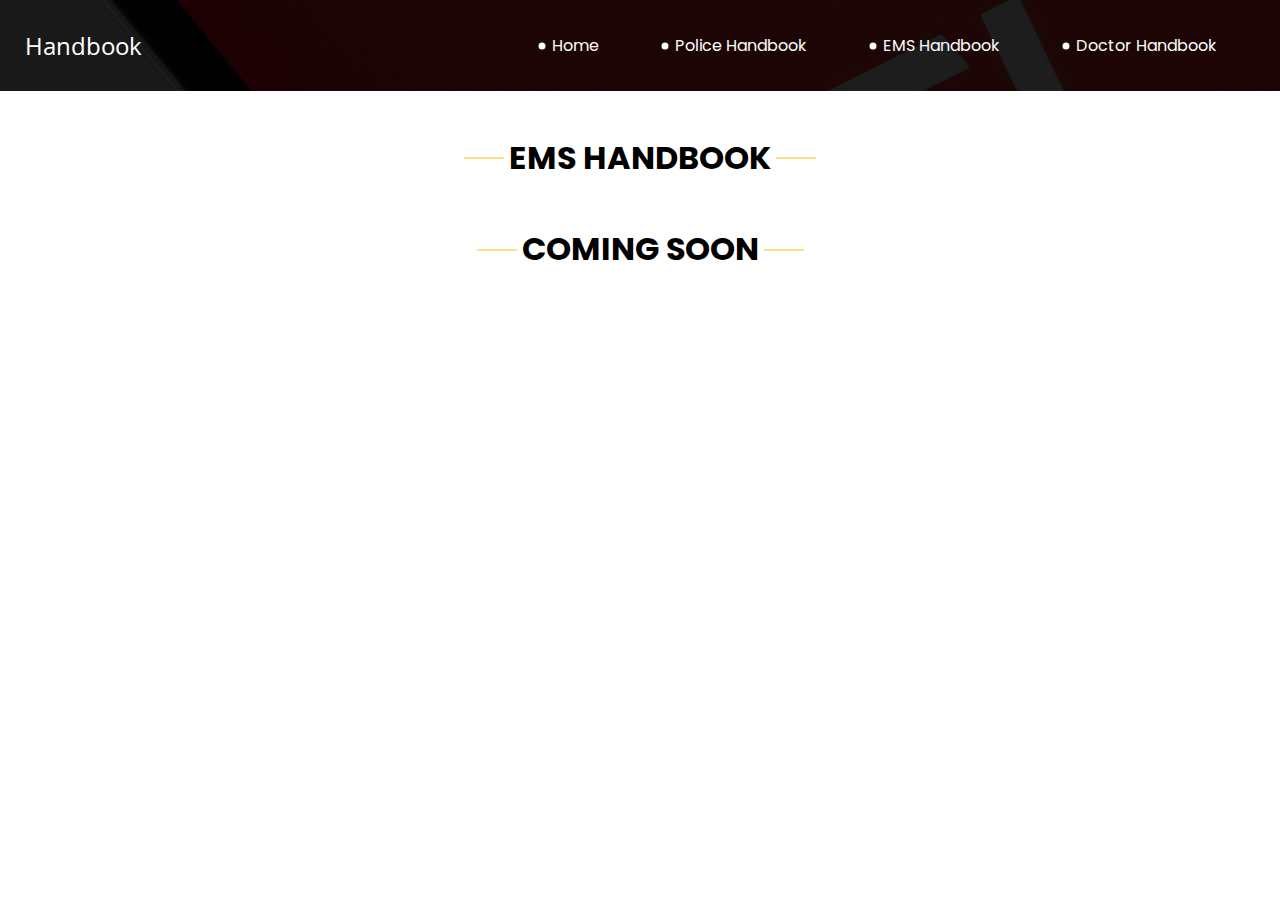
<file: handbookems.html>
<!DOCTYPE html>
<html>

<head>
  <!-- Basic -->
  <meta charset="utf-8" />
  <meta http-equiv="X-UA-Compatible" content="IE=edge" />
  <!-- Mobile Metas -->
  <meta name="viewport" content="width=device-width, initial-scale=1, shrink-to-fit=no" />
  <!-- Site Metas -->
  <meta name="keywords" content="" />
  <meta name="description" content="" />
  <meta name="author" content="" />

  <title>Handbook</title>

  <!-- slider stylesheet -->
  <!-- slider stylesheet -->
  <link rel="stylesheet" type="text/css" href="https://cdnjs.cloudflare.com/ajax/libs/OwlCarousel2/2.3.4/assets/owl.carousel.min.css" />

  <!-- bootstrap core css -->
  <link rel="stylesheet" type="text/css" href="css/bootstrap.css" />

  <!-- fonts style -->
  <link href="https://fonts.googleapis.com/css?family=Open+Sans:400,700|Poppins:400,700&display=swap" rel="stylesheet">
  <!-- Custom styles for this template -->
  <link href="css/style.css" rel="stylesheet" />
  <!-- responsive style -->
  <link href="css/responsive.css" rel="stylesheet" />
</head>

<body class="sub_page">
  <div class="hero_area">
    <!-- header section strats -->
    <header class="header_section">
      <div class="container-fluid">
        <nav class="navbar navbar-expand-lg custom_nav-container pt-3">
          <a class="navbar-brand" href="index.html">
            <span>
              Handbook
            </span>
          </a>
          <button class="navbar-toggler" type="button" data-toggle="collapse" data-target="#navbarSupportedContent" aria-controls="navbarSupportedContent" aria-expanded="false" aria-label="Toggle navigation">
            <span class="navbar-toggler-icon"></span>
          </button>

          <div class="collapse navbar-collapse" id="navbarSupportedContent">
            <div class="d-flex ml-auto flex-column flex-lg-row align-items-center">
              <ul class="navbar-nav  ">
                <li class="nav-item active">
                  <a class="nav-link" href="index.html">Home <span class="sr-only">(current)</span></a>
                </li>
                <li class="nav-item">
                  <a class="nav-link" href="handbook.html"> Police Handbook </a>
                </li>
                <li class="nav-item">
                  <a class="nav-link" href="handbookems.html"> EMS Handbook </a>
                </li>
                <li class="nav-item">
                  <a class="nav-link" href="handbookdoctor.html"> Doctor Handbook </a>
                </li>
              </ul>
            </div>
          </div>
        </nav>
      </div>
    </header>
    <!-- end header section -->
  </div>


  <!-- who section -->
<br><br>
  <section class="client_section">
    <div class="container">
        <div class="col-md-3">
          <!--<div class="img-box">
            <img src="images/who-img.jpg" alt="">
          </div>-->
        </div>

            <div class="heading_container">
              <h2>
                EMS HANDBOOK
              </h2>
            </div>
            <!--<center>
            <p>
              TEXT HERE DUDE ---
            </p><br>
            <h1>
              COMING SOON
            </h1><br>-->
            <div class="heading_container">
              <h2>
                COMING SOON
              </h2>
            </div>

    </div>
  </section>

  <!-- end who section -->

  <!-- footer section -->
  <!--<section class="container-fluid footer_section">
    <p>
      &copy; 2020 All Rights Reserved By
      <a href="https://html.design/">Free Html Templates</a>
    </p>
  </section>-->
  <!-- footer section -->

  <script type="text/javascript" src="js/jquery-3.4.1.min.js"></script>
  <script type="text/javascript" src="js/bootstrap.js"></script>
  <script type="text/javascript" src="https://cdnjs.cloudflare.com/ajax/libs/OwlCarousel2/2.3.4/owl.carousel.min.js">
  </script>
  <!-- owl carousel script 
    -->
  <script type="text/javascript">
    $(".owl-carousel").owlCarousel({
      loop: true,
      margin: 0,
      navText: [],
      center: true,
      autoplay: true,
      autoplayHoverPause: true,
      responsive: {
        0: {
          items: 1
        },
        1000: {
          items: 3
        }
      }
    });
  </script>
  <!-- end owl carousel script -->

</body>

</html>
</file>
<file: css/style.css>
body {
  font-family: "Poppins", sans-serif;
  color: #000000;
  background-color: #ffffff;
}

.layout_padding {
  padding: 75px 0;
}

.layout_padding2 {
  padding: 45px 0;
}

.layout_padding2-top {
  padding-top: 45px;
}

.layout_padding2-bottom {
  padding-bottom: 45px;
}

.layout_padding-top {
  padding-top: 75px;
}

.layout_padding-bottom {
  padding-bottom: 75px;
}

.heading_container {
  display: -webkit-box;
  display: -ms-flexbox;
  display: flex;
  -webkit-box-orient: vertical;
  -webkit-box-direction: normal;
      -ms-flex-direction: column;
          flex-direction: column;
  -webkit-box-align: start;
      -ms-flex-align: start;
          align-items: flex-start;
}

.heading_container h2 {
  font-weight: bold;
  text-transform: uppercase;
  position: relative;
}

.heading_container h2::before, .heading_container h2::after {
  content: "";
  position: absolute;
  top: 50%;
  width: 40px;
  height: 1px;
  background-color: #fec016;
}

.heading_container h2::before {
  left: -5px;
  -webkit-transform: translate(-100%, -50%);
          transform: translate(-100%, -50%);
}

.heading_container h2::after {
  right: -5px;
  -webkit-transform: translate(100%, -50%);
          transform: translate(100%, -50%);
}

/*header section*/
.hero_area {
  height: 100vh;
  background-color: #b5caee;
  background-image: url(../images/hero-bg.jpg);
  background-size: cover;
}

.sub_page .hero_area {
  height: auto;
}

.sub_page .who_section.layout_padding {
  padding-top: 0;
}

.hero_area.sub_pages {
  height: auto;
}

.header_section .container-fluid {
  padding-right: 25px;
  padding-left: 25px;
}

.header_section .nav_container {
  margin: 0 auto;
}

.custom_nav-container.navbar-expand-lg .navbar-nav .nav-link {
  margin: 10px 30px;
  color: #ffffff;
  text-align: center;
  position: relative;
}

.custom_nav-container.navbar-expand-lg .navbar-nav .nav-link::before {
  content: "";
  position: absolute;
  top: 50%;
  left: -2px;
  -webkit-transform: translate(-50%, -50%);
          transform: translate(-50%, -50%);
  width: 7px;
  height: 7px;
  border-radius: 100%;
  background-color: #ffffff;
}

a,
a:hover,
a:focus {
  text-decoration: none;
}

a:hover,
a:focus {
  color: initial;
}

.btn,
.btn:focus {
  outline: none !important;
  -webkit-box-shadow: none;
          box-shadow: none;
}

.user_option {
  display: -webkit-box;
  display: -ms-flexbox;
  display: flex;
  -webkit-box-align: center;
      -ms-flex-align: center;
          align-items: center;
}

.custom_nav-container .nav_search-btn {
  background-image: url(../images/search-icon.png);
  background-size: 22px;
  background-repeat: no-repeat;
  background-position-y: 7px;
  width: 35px;
  height: 35px;
  padding: 0;
  border: none;
}

.navbar-brand {
  display: -webkit-box;
  display: -ms-flexbox;
  display: flex;
  -webkit-box-align: center;
      -ms-flex-align: center;
          align-items: center;
  font-family: 'Open Sans', sans-serif;
}

.navbar-brand span {
  font-size: 24px;
  color: #ffffff;
}

.custom_nav-container {
  z-index: 99999;
  padding: 15px 0;
}

.custom_nav-container .navbar-toggler {
  outline: none;
}

.custom_nav-container .navbar-toggler .navbar-toggler-icon {
  background-image: url(../images/menu.png);
  background-size: 55px;
}

/*end header section*/
.slider_section {
  height: 90%;
  display: -webkit-box;
  display: -ms-flexbox;
  display: flex;
  -webkit-box-align: center;
      -ms-flex-align: center;
          align-items: center;
  color: #ffffff;
}

.slider_section .detail-box {
  text-align: center;
  margin-bottom: 110px;
}

.slider_section .detail-box h1 {
  font-size: 4rem;
  text-transform: uppercase;
}

.slider_section .detail-box h2 {
  text-transform: uppercase;
}

.slider_section .detail-box p {
  margin-top: 25px;
}

.slider_section .detail-box a {
  display: inline-block;
  padding: 10px 55px;
  background-color: #ffffff;
  border: 1px solid #ffffff;
  color: #000000;
  border-radius: 20px 20px 0 20px;
  margin-top: 35px;
}

.slider_section .detail-box a:hover {
  background-color: transparent;
  color: #ffffff;
}

.slider_section #carouselExampleIndicators {
  bottom: 0;
}

.slider_section #carouselExampleIndicators li {
  width: 15px;
  height: 15px;
  background-color: transparent;
  border: 3px solid #ffffff;
  border-radius: 100%;
  opacity: 1;
}

.do_section .heading_container {
  -webkit-box-align: center;
      -ms-flex-align: center;
          align-items: center;
  text-align: center;
}

.do_section .do_container {
  display: -webkit-box;
  display: -ms-flexbox;
  display: flex;
  -ms-flex-wrap: wrap;
      flex-wrap: wrap;
  -webkit-box-pack: center;
      -ms-flex-pack: center;
          justify-content: center;
  padding-top: 10px;
}

.do_section .do_container .box {
  text-align: center;
  position: relative;
  z-index: 5;
  margin: 35px 25px 0 25px;
}

.do_section .do_container .box .img-box {
  width: 120px;
  height: 120px;
  display: -webkit-box;
  display: -ms-flexbox;
  display: flex;
  -webkit-box-pack: center;
      -ms-flex-pack: center;
          justify-content: center;
  -webkit-box-align: center;
      -ms-flex-align: center;
          align-items: center;
  background-color: #353434;
  border-radius: 100%;
}

.do_section .do_container .box .img-box img {
  width: 45px;
}

.do_section .do_container .box .detail-box {
  margin-top: 35px;
}

.do_section .do_container .box:hover .img-box {
  background-color: #fec016;
}

.do_section .do_container .arrow_bg::before {
  content: "";
  position: absolute;
  top: -23px;
  left: -17px;
  width: 262%;
  height: 90%;
  z-index: 3;
  background-size: cover;
}

.do_section .do_container .arrow-start::before {
  background-image: url(../images/arrow-start.png);
}

.do_section .do_container .arrow-middle::before {
  background-image: url(../images/arrow-middle.png);
}

.do_section .do_container .arrow-end::before {
  background-image: url(../images/arrow-end.png);
}

.who_section .row {
  -webkit-box-align: center;
      -ms-flex-align: center;
          align-items: center;
}

.who_section .img-box img {
  width: 100%;
}

.who_section .detail-box {
  margin-left: 65px;
}

.who_section .detail-box p {
  margin-top: 35px;
}

.who_section .detail-box a {
  display: inline-block;
  padding: 8px 30px;
  background-color: #353434;
  border: 1px solid #353434;
  color: #ffffff;
  border-radius: 20px 20px 0 20px;
  margin-top: 35px;
}

.who_section .detail-box a:hover {
  background-color: transparent;
  color: #353434;
}

.work_section .work_container {
  display: -webkit-box;
  display: -ms-flexbox;
  display: flex;
  -ms-flex-wrap: wrap;
      flex-wrap: wrap;
  margin: 0 -1%;
}

.work_section .work_container .box {
  min-width: 300px;
  display: -webkit-box;
  display: -ms-flexbox;
  display: flex;
  -webkit-box-align: stretch;
      -ms-flex-align: stretch;
          align-items: stretch;
}

.work_section .work_container .box img {
  width: 100%;
}

.work_section .work_container .box.b-2, .work_section .work_container .box.b-3 {
  width: 43.5%;
}

.work_section .work_container .box.b-1, .work_section .work_container .box.b-4 {
  width: 56.5%;
}

.client_section {
  padding-bottom: 150px;
}

.client_section .heading_container {
  -webkit-box-align: center;
      -ms-flex-align: center;
          align-items: center;
  margin-bottom: 45px;
}

.client_section .box {
  padding: 20px;
  display: -webkit-box;
  display: -ms-flexbox;
  display: flex;
  -webkit-box-orient: vertical;
  -webkit-box-direction: normal;
      -ms-flex-direction: column;
          flex-direction: column;
  -webkit-box-align: center;
      -ms-flex-align: center;
          align-items: center;
  text-align: center;
  margin: 20px;
}

.client_section .box .img-box {
  width: 60px;
}

.client_section .box .img-box img {
  width: 100%;
}

.client_section .box .detail-box {
  margin-top: 35px;
  display: -webkit-box;
  display: -ms-flexbox;
  display: flex;
  -webkit-box-orient: vertical;
  -webkit-box-direction: normal;
      -ms-flex-direction: column;
          flex-direction: column;
  -webkit-box-align: center;
      -ms-flex-align: center;
          align-items: center;
}

.client_section .box .detail-box h5 {
  text-transform: uppercase;
  font-weight: bold;
  font-size: 18px;
}

.client_section .box .detail-box h5 span {
  text-transform: none;
  font-size: 16px;
  font-weight: normal;
  color: #fec016;
}

.client_section .box .detail-box img {
  width: 15px;
  margin: 35px 0;
}

.client_section .carousel-wrap {
  margin: 0 auto;
  padding: 0;
  position: relative;
}

.client_section .owl-nav > div {
  margin-top: -26px;
  position: absolute;
  top: 50%;
  color: #cdcbcd;
}

.client_section .owl-carousel .owl-nav .owl-prev,
.client_section .owl-carousel .owl-nav .owl-next {
  width: 50px;
  height: 50px;
  background-color: #000000;
  background-size: 16px;
  background-position: center;
  border-radius: 100%;
  background-repeat: no-repeat;
  position: absolute;
  bottom: -75px;
  outline: none;
}

.client_section .owl-carousel .owl-nav .owl-prev:hover,
.client_section .owl-carousel .owl-nav .owl-next:hover {
  background-color: rgba(0, 0, 0, 0.8);
}

.client_section .owl-carousel .owl-nav .owl-prev {
  background-image: url(../images/prev.png);
  left: 50%;
  -webkit-transform: translateX(-102%);
          transform: translateX(-102%);
}

.client_section .owl-carousel .owl-nav .owl-next {
  right: 50%;
  background-image: url(../images/next.png);
  -webkit-transform: translateX(102%);
          transform: translateX(102%);
}

.client_section .owl-carousel .owl-dots.disabled,
.client_section .owl-carousel .owl-nav.disabled {
  display: block;
}

.client_section .owl-item.active.center .box {
  -webkit-box-shadow: 0 0 20px 0 rgba(0, 0, 0, 0.2);
          box-shadow: 0 0 20px 0 rgba(0, 0, 0, 0.2);
}

.target_section {
  background-image: url(../images/target-bg.jpg);
  background-size: cover;
  color: #ffffff;
  text-align: center;
}

.target_section .detail-box {
  margin: 30px 0;
}

.target_section h2 {
  font-weight: bold;
}

.target_section h5 {
  font-size: 18px;
  font-weight: 500;
}

/* contact section */
.contact_section .heading_container {
  -webkit-box-align: center;
      -ms-flex-align: center;
          align-items: center;
}

.contact_section .contact-form {
  padding: 25px;
  border-radius: 20px;
}

.contact_section .contact-form input {
  border: none;
  outline: none;
  background-color: transparent;
  width: 100%;
  margin: 15px 0;
  padding: 10px 20px;
  border: 1px solid rgba(0, 0, 0, 0.4);
  border-radius: 30px;
}

.contact_section .contact-form input.input_message {
  height: 175px;
}

.contact_section .contact-form input::-webkit-input-placeholder {
  color: rgba(0, 0, 0, 0.4);
}

.contact_section .contact-form input:-ms-input-placeholder {
  color: rgba(0, 0, 0, 0.4);
}

.contact_section .contact-form input::-ms-input-placeholder {
  color: rgba(0, 0, 0, 0.4);
}

.contact_section .contact-form input::placeholder {
  color: rgba(0, 0, 0, 0.4);
}

.contact_section .contact-form button {
  border: none;
  outline: none;
  padding: 12px 50px;
  text-transform: uppercase;
  margin-top: 25px;
  background-color: #fec913;
  color: #fff;
  border-radius: 30px;
}

.contact_section .map_img-box {
  width: 80%;
  margin: 25px auto 0 auto;
}

.contact_section .map_img-box img {
  width: 100%;
}

/* end contact section */
.info_section {
  background-color: #232323;
  color: #ffffff;
  padding: 90px 0 45px 0;
}

.info_section h5 {
  margin-bottom: 25px;
  font-size: 24px;
}

.info_section .info_insta .insta_container > div {
  display: -webkit-box;
  display: -ms-flexbox;
  display: flex;
}

.info_section .info_insta .insta_container img {
  width: 100%;
}

.info_section .info_insta .insta_container .insta-box {
  margin: 5px;
  display: -webkit-box;
  display: -ms-flexbox;
  display: flex;
  -webkit-box-align: stretch;
      -ms-flex-align: stretch;
          align-items: stretch;
  background-color: #ffffff;
  padding: 10px 20px;
}

.info_section .info_contact .img-box {
  width: 35px;
  display: -webkit-box;
  display: -ms-flexbox;
  display: flex;
  -webkit-box-pack: center;
      -ms-flex-pack: center;
          justify-content: center;
}

.info_section .info_contact p {
  margin: 0;
}

.info_section .info_contact > div {
  display: -webkit-box;
  display: -ms-flexbox;
  display: flex;
  -webkit-box-align: center;
      -ms-flex-align: center;
          align-items: center;
  margin: 20px 0;
}

.info_section .info_contact > div img {
  height: auto;
  margin-right: 12px;
}

.info_section .info_form form input {
  outline: none;
  width: 100%;
  padding: 7px 10px;
}

.info_section .info_form form button {
  display: inline-block;
  padding: 8px 30px;
  background-color: #fbca47;
  border: 1px solid #fbca47;
  color: #ffffff;
  margin-top: 15px;
  text-transform: uppercase;
  font-size: 15px;
}

.info_section .info_form form button:hover {
  background-color: transparent;
  color: #fbca47;
}

.info_section .info_form .social_box {
  margin-top: 35px;
  width: 100%;
  display: -webkit-box;
  display: -ms-flexbox;
  display: flex;
}

.info_section .info_form .social_box a {
  margin-right: 25px;
}

/* footer section*/
.footer_section {
  background-color: #232323;
  font-weight: 500;
  display: -webkit-box;
  display: -ms-flexbox;
  display: flex;
  -webkit-box-pack: center;
      -ms-flex-pack: center;
          justify-content: center;
}

.footer_section p {
  padding: 20px 65px;
  color: #fbfcfd;
  margin: 0 auto;
  text-align: center;
  border-top: 1px solid #ffffff;
}

.footer_section a {
  color: #fbfcfd;
}

.container-name {
  display: flex;
  justify-content: space-between; /* Ini akan membuat elemen bersebelahan dengan jarak yang sama */
}
.box {
  text-align: center; /* Ini untuk memusatkan teks jika diperlukan */
  flex: 1; /* Ini akan membuat setiap box memiliki lebar yang sama */
}

.box-pic {
  display: flex;
  align-items: center; /* Tengah vertikal */
  justify-content: center; /* Tengah horizontal */
  margin-bottom: 20px;/* Untuk vertikal centering */
}

.box-pic img {
  width: 30%; /* Sesuaikan lebar gambar sesuai kebutuhan */
  margin-right: 10px; /* Margin antara gambar */
}


/* end footer section*/
/*# sourceMappingURL=style.css.map */
</file>
<file: css/responsive.css>
@media (max-width: 1120px) {
    .hero_area {
        height: auto;
    }

    .slider_section {
        padding: 50px 0;
    }

}

@media (max-width: 992px) {
    .user_option {
        flex-direction: column;
    }

    .custom_nav-container .nav_search-btn {
        background-position: center;
        margin-top: 10px;
    }

    .user_option a {
        margin-bottom: 10px;
    }

    .custom_nav-container.navbar-expand-lg .navbar-nav .nav-link {
        padding: 0 5px;
    }
}

@media (max-width: 768px) {

    .info_section .col-md-3 {
        text-align: center;
    }

    .info_section .col-md-3:not(:nth-last-child(1)) {
        margin-bottom: 35px;
    }

    .who_section .detail-box {
        margin-left: 15px;
        margin-top: 35px;
    }

    .work_section .work_container .box.b-1,
    .work_section .work_container .box.b-2,
    .work_section .work_container .box.b-3,
    .work_section .work_container .box.b-4 {
        width: 100%;
    }

    .info_section .col-md-3>div {
        display: flex;
        flex-direction: column;
        align-items: center;
    }

    .info_section .info_form .social_box {
        justify-content: center;
    }

    .info_section .info_form .social_box a {
        margin: 0 10px;
    }

    .footer_section p {
        padding: 20px 30px;
    }
}

@media (max-width: 576px) {
    .slider_section .detail-box h1 {
        font-size: 3.5rem;
    }

    .do_section .do_container .arrow_bg::before {
        display: none;
    }
}

@media (max-width: 480px) {}

@media (max-width: 420px) {
    .slider_section .detail-box h2 {
        font-size: 1.5rem;
    }

    .slider_section .detail-box h1 {
        font-size: 3rem;
    }
}

@media (max-width: 360px) {}

@media (min-width: 1200px) {
    .container {
        max-width: 1170px;
    }
}
</file>
